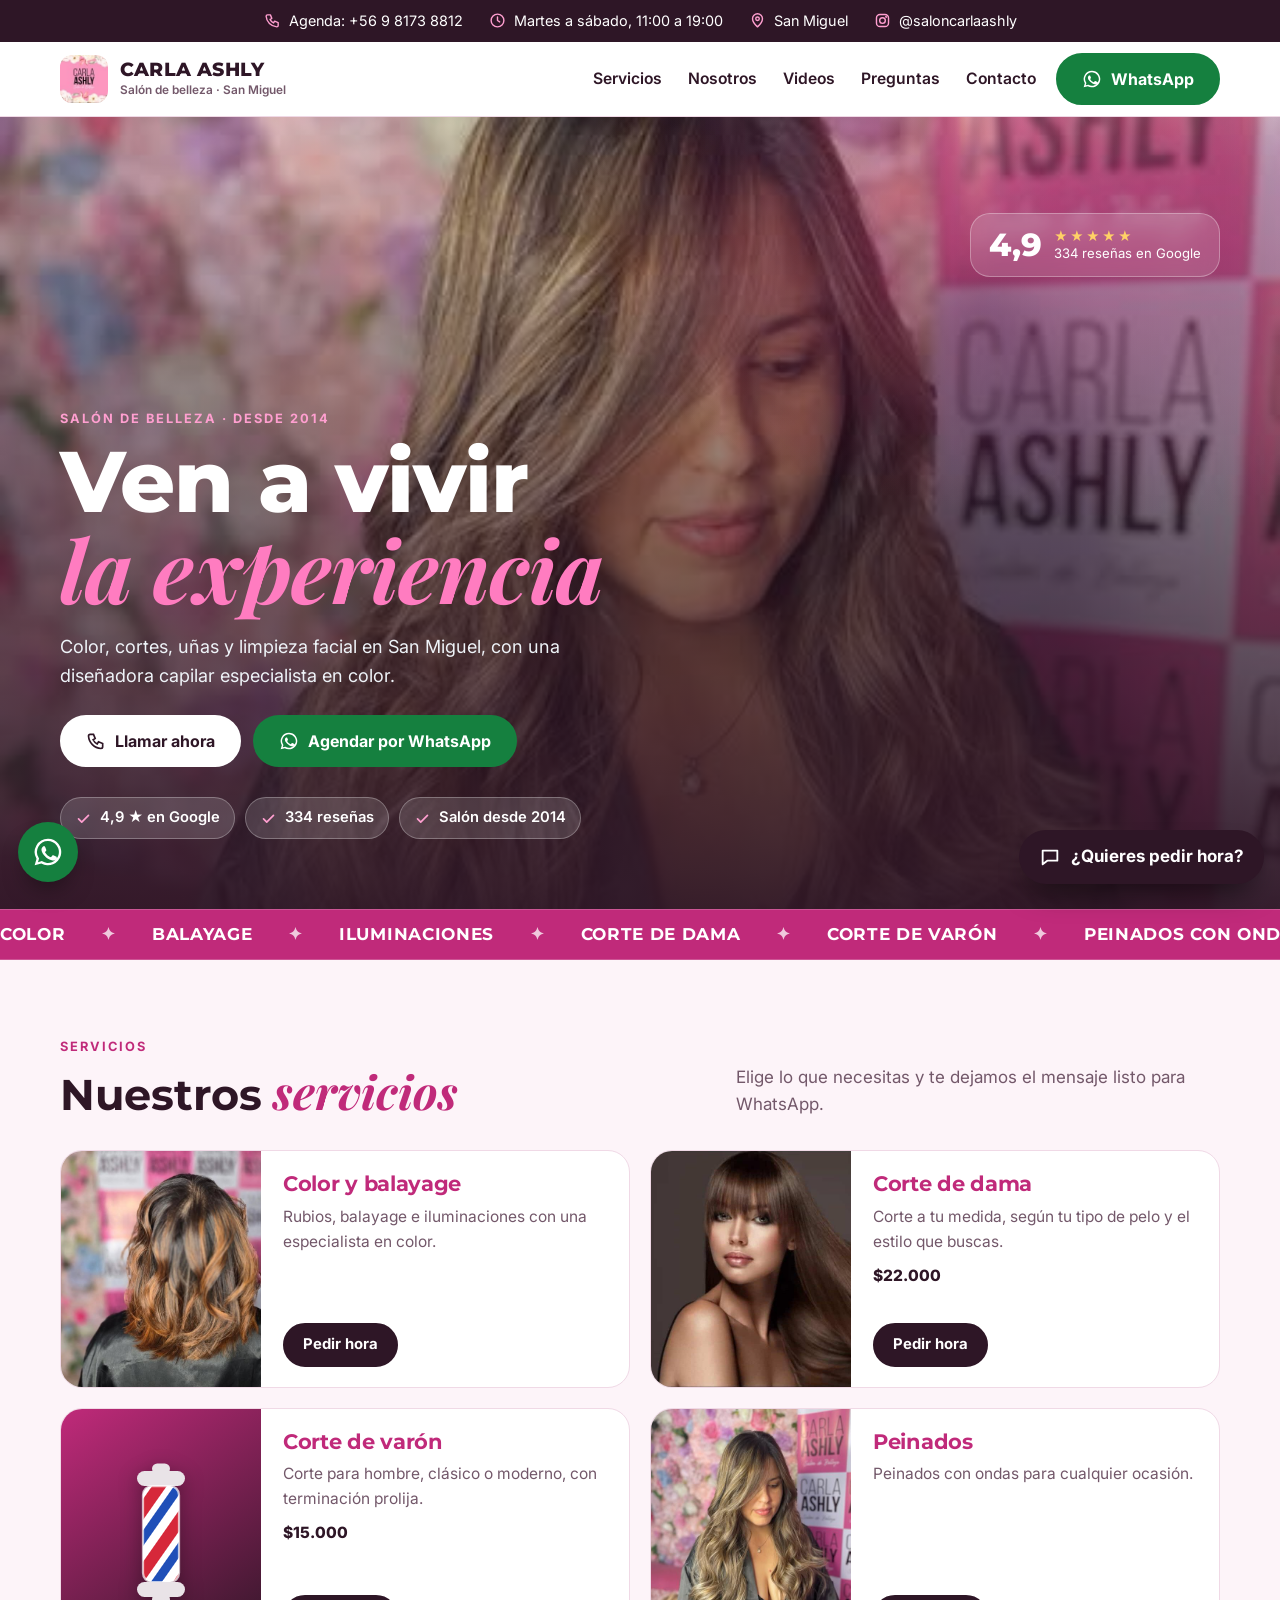
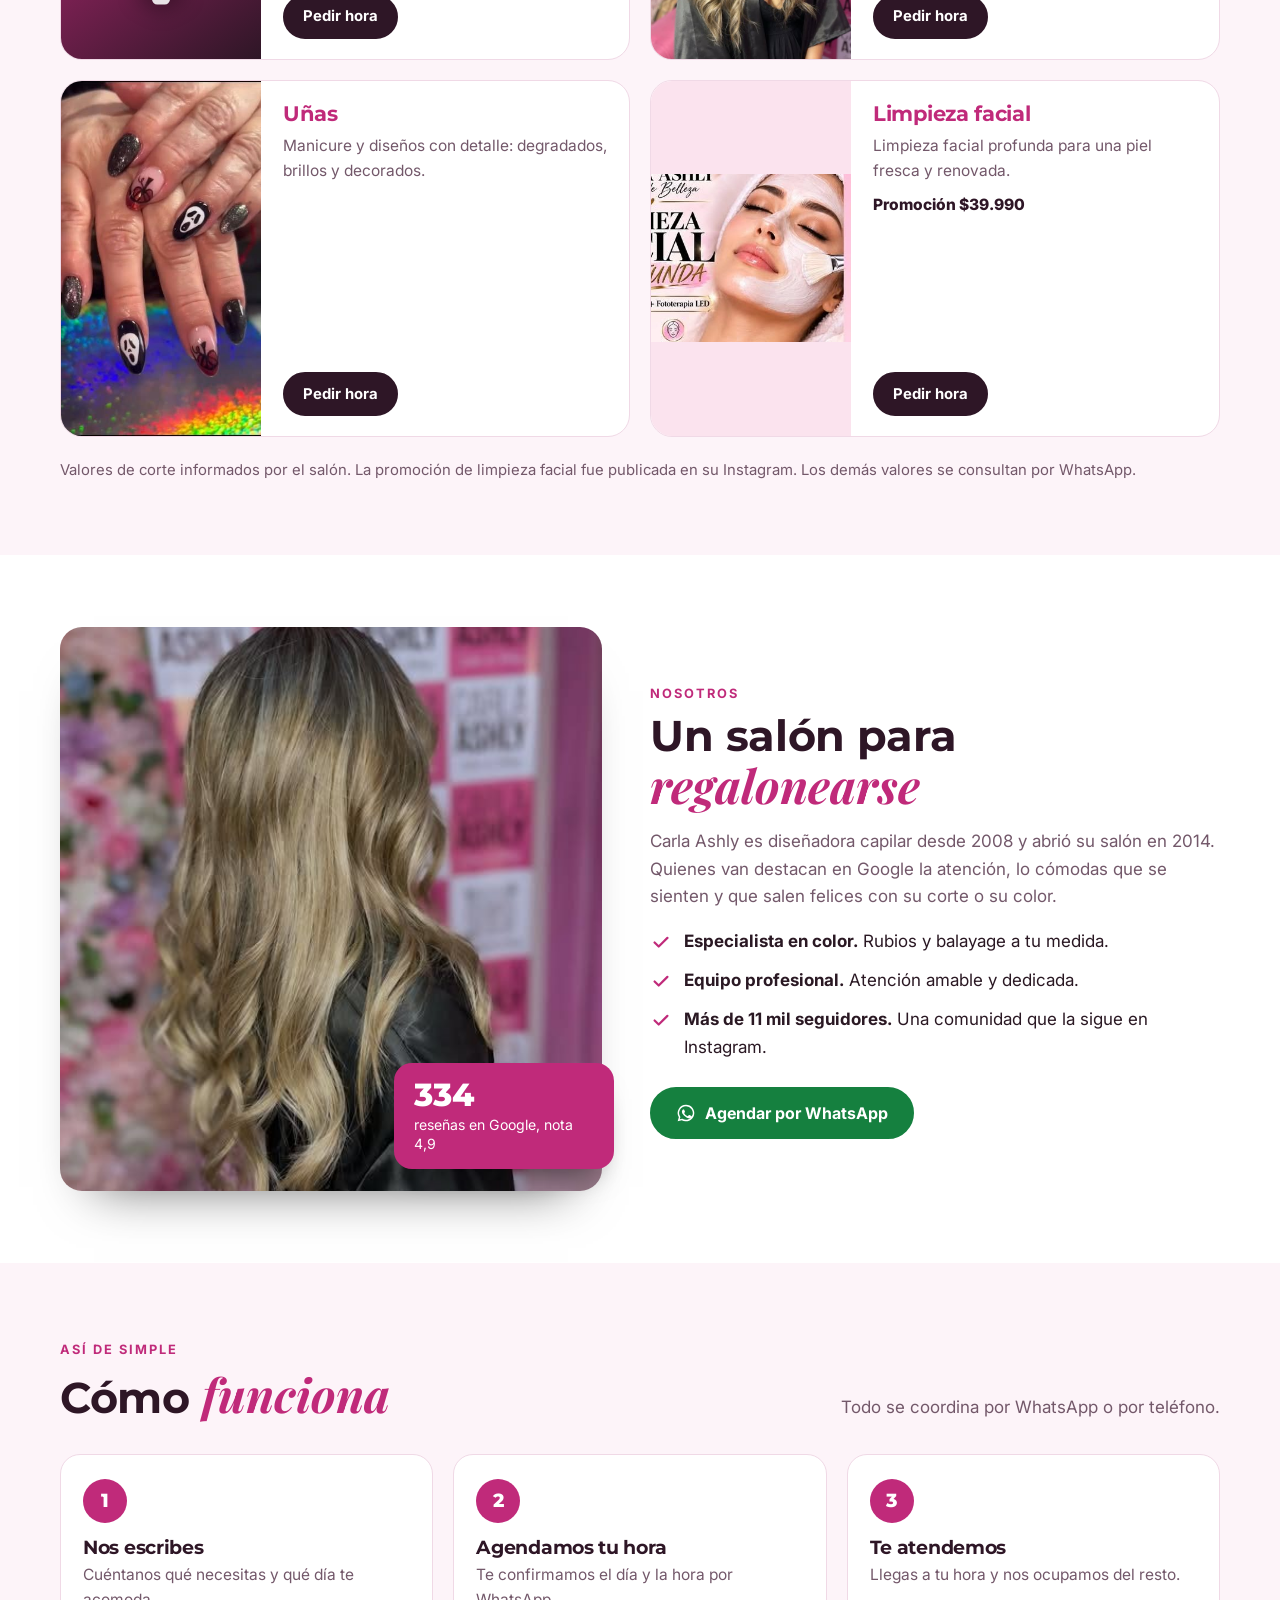
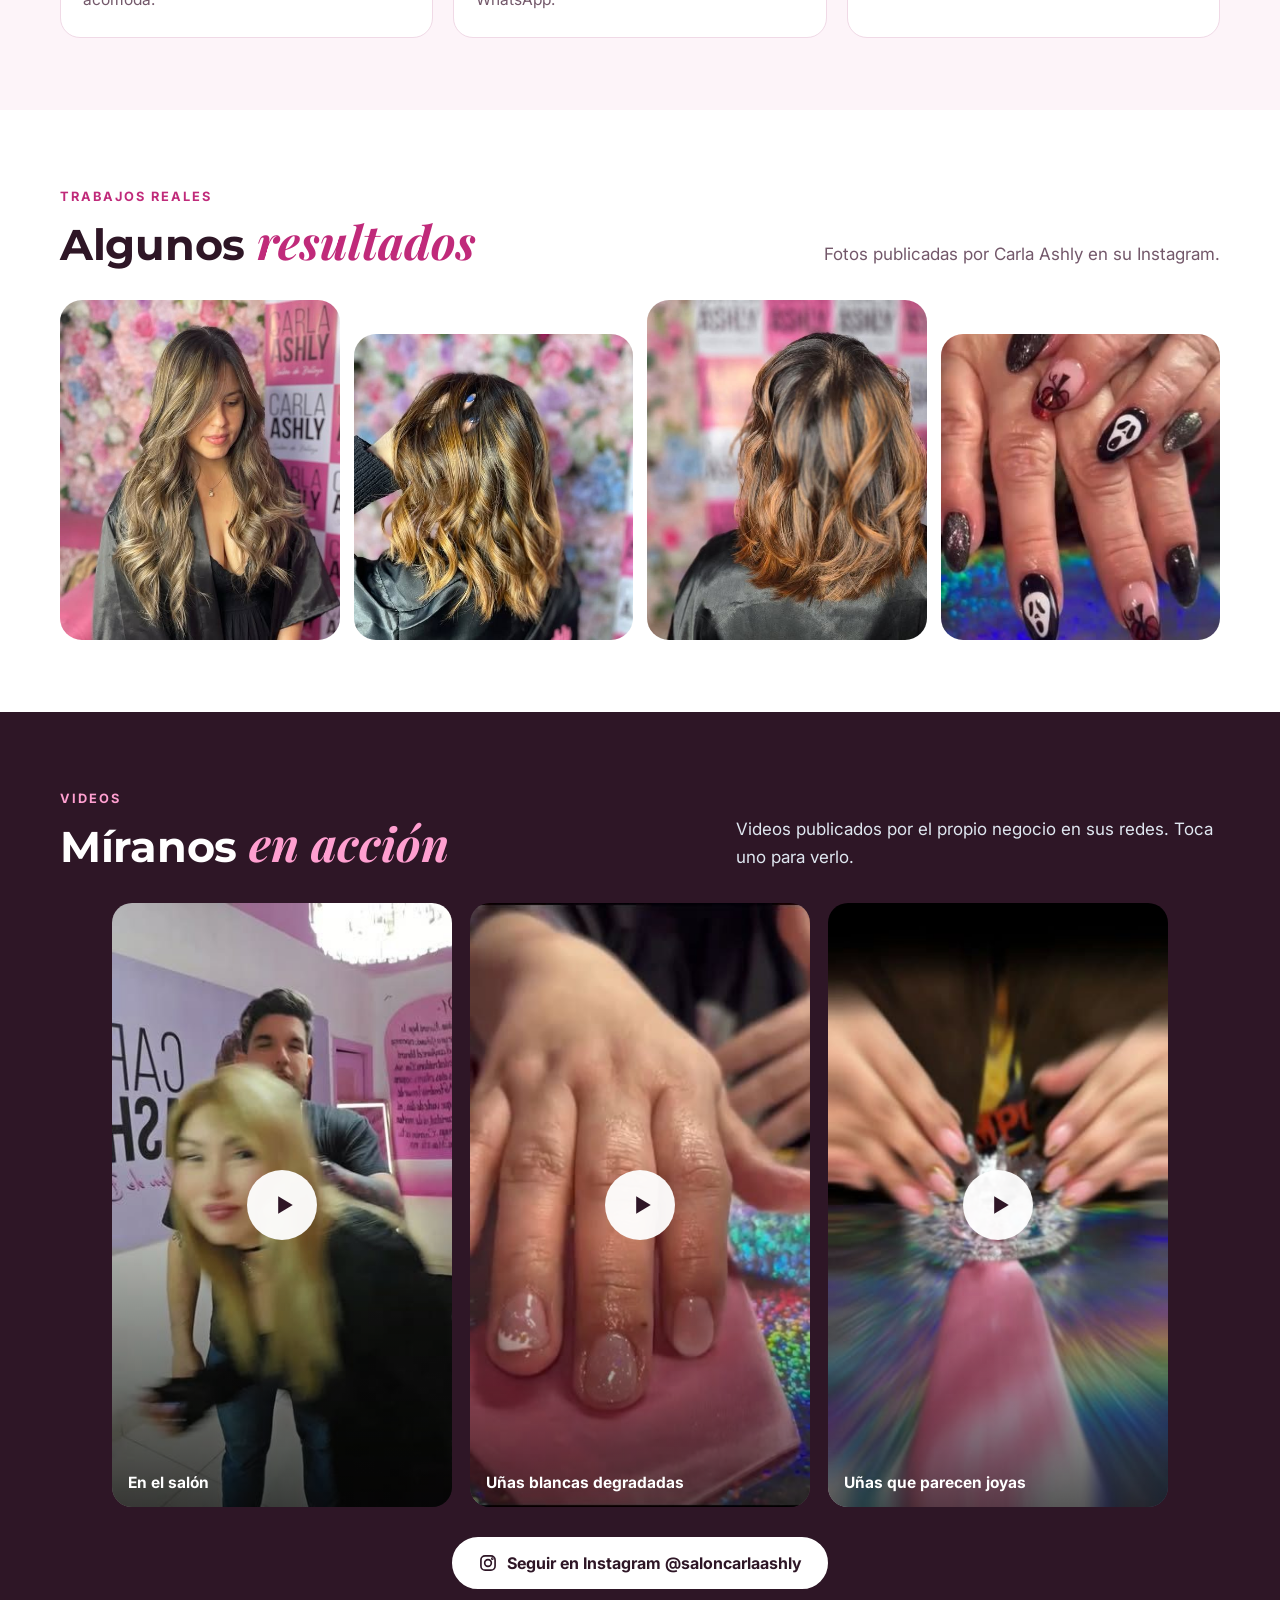
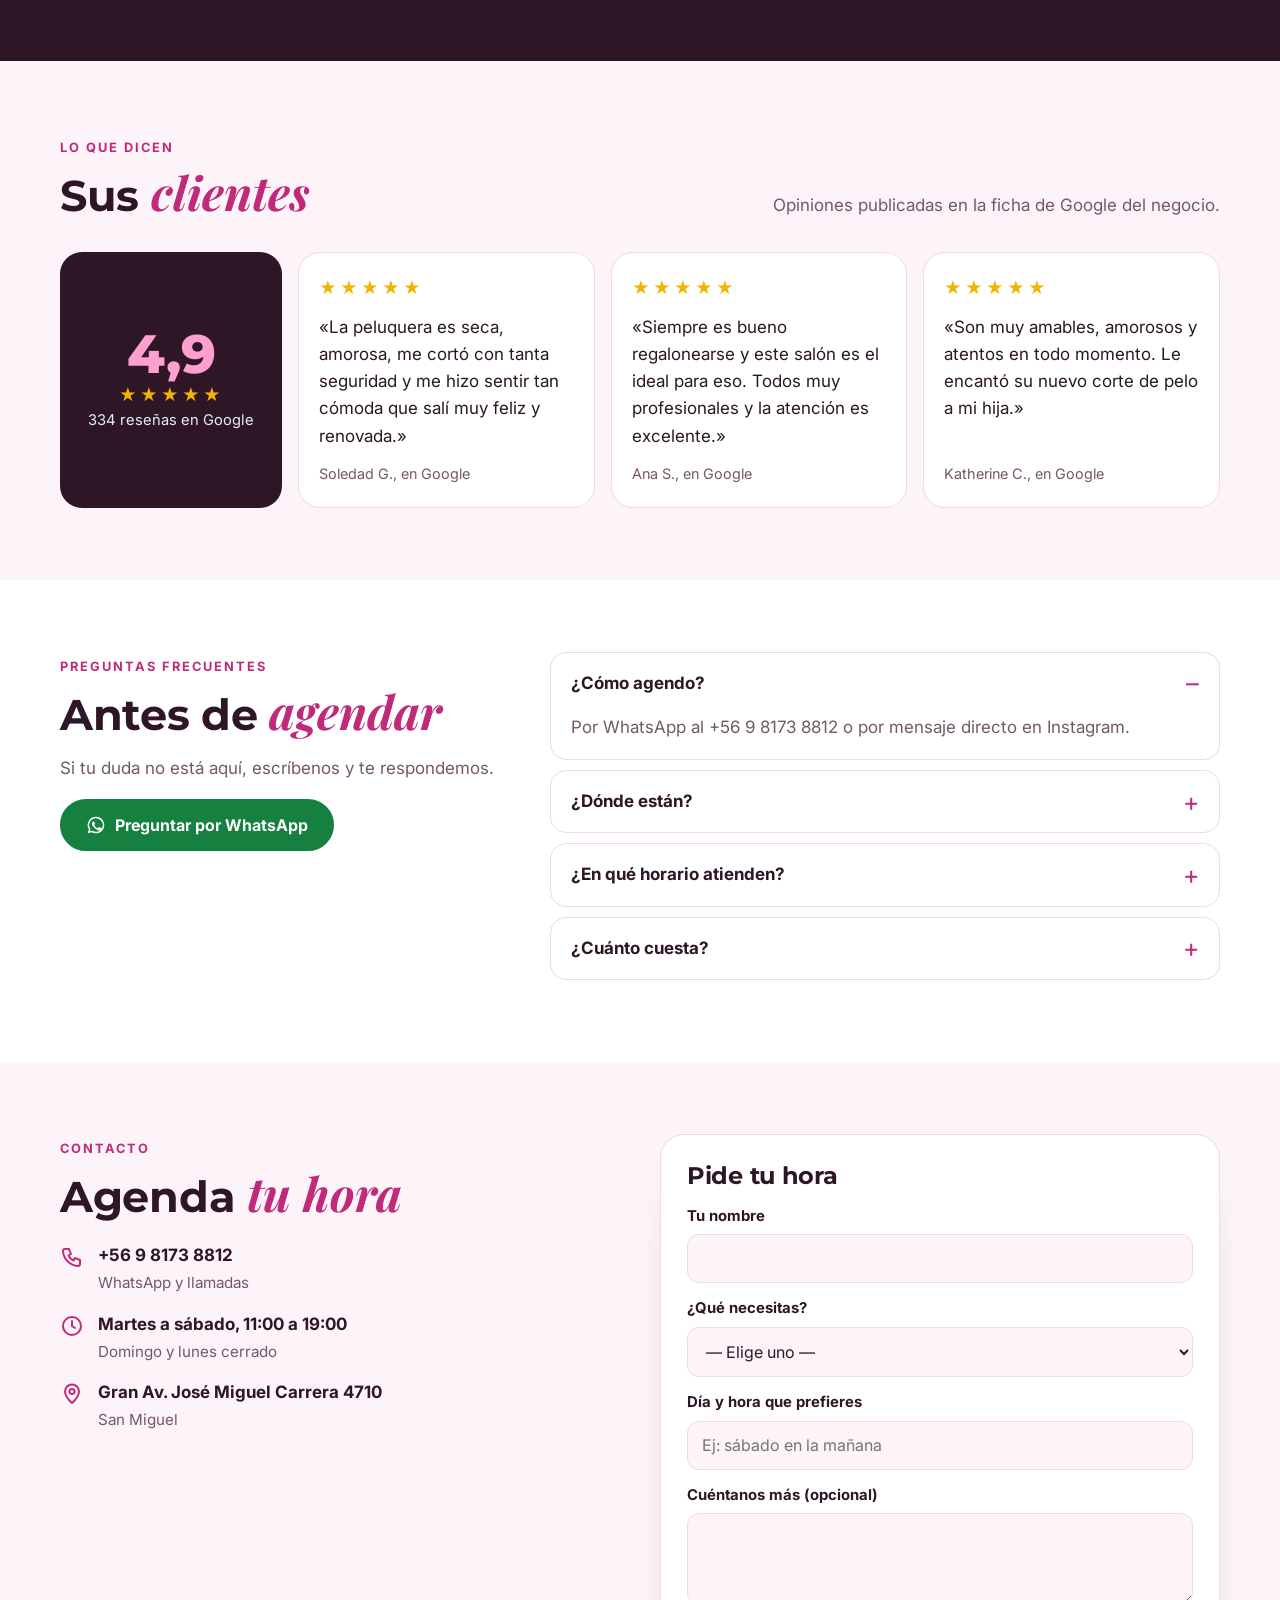
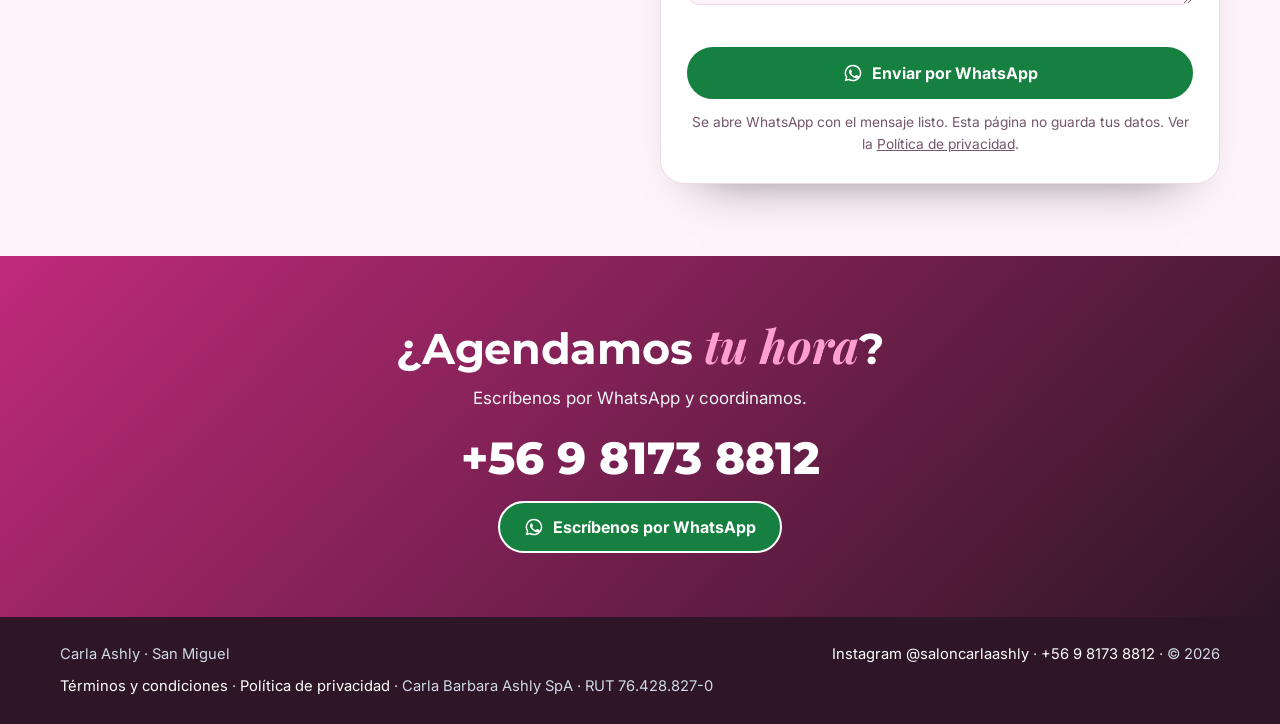
<file: index.html>
<!doctype html>
<html lang="es-CL">
<head>
<meta charset="utf-8">
<meta name="viewport" content="width=device-width, initial-scale=1">
<title>Carla Ashly · Salón de belleza · San Miguel</title>
<meta name="description" content="Carla Ashly, salón de belleza en San Miguel: color y balayage, cortes de dama y varón, uñas y limpieza facial. 4,9 en Google. Agenda por WhatsApp.">
<link rel="canonical" href="https://carlaashly.cl/">
<meta property="og:title" content="Carla Ashly · Salón de belleza · San Miguel">
<meta property="og:description" content="Color, cortes, uñas y limpieza facial en San Miguel, con una diseñadora capilar especialista en color.">
<meta property="og:image" content="https://carlaashly.cl/assets/hero.jpg">
<meta property="og:url" content="https://carlaashly.cl/">
<meta property="og:type" content="website">
<meta name="twitter:card" content="summary_large_image">
<link rel="icon" href="assets/icono.png">
<link rel="preconnect" href="https://fonts.googleapis.com"><link rel="preconnect" href="https://fonts.gstatic.com" crossorigin>
<link href="https://fonts.googleapis.com/css2?family=Montserrat:wght@600;700;800&family=Inter:wght@400;500;600;700&family=Playfair+Display:ital,wght@1,600;1,700&display=swap" rel="stylesheet">
<style>
:root{--pri:#c02a7a;--osc:#2e1626;--osc-rgb:46,22,38;--acento:#ff9fd0;--fondo:#fdf4f9;--linea:#f0d9e6;--tinta:#2a1823;--suave:#73586a;--wa:#15803f;--display:"Montserrat","Arial Black",sans-serif;--font:"Inter",system-ui,sans-serif;--asis-tone:#d6338a;--hero-pos:50% 30%;--bg:#fff;--surface:#fdf4f9;--text:#2a1823;--muted:#73586a;--accent:#d6338a;--line:#f0d9e6}
*{box-sizing:border-box}html{scroll-behavior:smooth}
body{margin:0;font:400 17px/1.6 var(--font);color:var(--tinta);background:#fff;-webkit-font-smoothing:antialiased}
img{max-width:100%;display:block}a{color:inherit}
h1,h2,h3{font-family:var(--display);line-height:1.08;margin:0;letter-spacing:-.3px}
h2{font-size:clamp(1.8rem,4.6vw,2.7rem);color:var(--osc)}h2 em{font-style:normal;color:var(--pri)}
.wrap{width:min(1160px,100% - 40px);margin:0 auto}
section{padding:72px 0}
.ojo{display:inline-block;font:700 .8rem/1 var(--font);letter-spacing:2px;text-transform:uppercase;color:var(--pri);margin-bottom:12px}
.btn{display:inline-flex;align-items:center;justify-content:center;gap:9px;min-height:52px;padding:0 24px;border-radius:999px;font:700 1rem/1 var(--font);text-decoration:none;border:2px solid var(--osc);color:var(--osc);background:#fff;cursor:pointer;transition:transform .15s ease,box-shadow .15s ease,background .15s ease}
.btn:hover{transform:translateY(-2px);box-shadow:0 12px 22px -14px rgba(0,0,0,.55)}
.btn svg{width:20px;height:20px;flex:none}
.btn-wa{background:var(--wa);border-color:var(--wa);color:#fff}
.btn-pri{background:var(--pri);border-color:var(--pri);color:#fff}
.btn-osc{background:var(--osc);border-color:var(--osc);color:#fff}
.franja{background:var(--osc);color:#fff;font-size:.9rem}
.franja .wrap{display:flex;flex-wrap:wrap;gap:6px 26px;justify-content:center;align-items:center;min-height:42px;padding:6px 0}
.franja span,.franja a{display:inline-flex;align-items:center;gap:8px;text-decoration:none}
.franja svg{width:17px;height:17px;stroke:var(--acento);fill:none;stroke-width:2;stroke-linecap:round;stroke-linejoin:round}
header{position:sticky;top:0;z-index:30;background:rgba(255,255,255,.96);backdrop-filter:blur(8px);border-bottom:1px solid var(--linea)}
.nav{display:flex;align-items:center;gap:20px;min-height:74px}
.marca{display:flex;align-items:center;gap:12px;text-decoration:none;margin-right:auto;min-width:0}
.marca img{width:48px;height:48px;border-radius:12px;object-fit:cover;flex:none}
.marca span{font:800 1.18rem/1.05 var(--display);color:var(--osc);text-transform:uppercase;letter-spacing:.2px}
.marca small{display:block;font:600 .74rem/1.3 var(--font);color:var(--suave);text-transform:none;letter-spacing:0;margin-top:3px}
.menu{display:flex;gap:26px}.menu a{text-decoration:none;font-weight:600;color:var(--osc);font-size:.98rem}.menu a:hover{color:var(--pri)}
.portada{position:relative;color:#fff;background:var(--osc);overflow:hidden}
.portada > img{position:absolute;inset:0;width:100%;height:100%;object-fit:cover;object-position:var(--hero-pos,50% 50%)}
.portada::after{content:"";position:absolute;inset:0;background:linear-gradient(100deg,rgba(var(--osc-rgb),.94) 0%,rgba(var(--osc-rgb),.82) 45%,rgba(var(--osc-rgb),.38) 100%)}
.portada .wrap{position:relative;z-index:1;padding:86px 0 78px;max-width:1160px}
.portada .ojo{color:var(--acento)}
.portada h1{font-size:clamp(2.2rem,6.4vw,4rem);max-width:15ch;text-transform:uppercase;font-weight:800}
.portada h1 em{font-style:normal;color:var(--acento)}
.portada p{max-width:52ch;font-size:1.13rem;margin:18px 0 26px;color:#eef3f8}
.botones{display:flex;flex-wrap:wrap;gap:12px}
.portada .btn{border-color:#fff}.portada .btn-wa{border-color:var(--wa)}
.sellos{list-style:none;padding:0;margin:30px 0 0;display:flex;flex-wrap:wrap;gap:10px}
.sellos li{display:flex;align-items:center;gap:8px;background:rgba(255,255,255,.14);border:1px solid rgba(255,255,255,.28);border-radius:999px;padding:8px 14px;font-size:.92rem;font-weight:600}
.sellos svg{width:17px;height:17px;stroke:var(--acento);fill:none;stroke-width:2.4;stroke-linecap:round;stroke-linejoin:round}
.nosotros{display:grid;grid-template-columns:1fr 1.05fr;gap:48px;align-items:center}
.nosotros .foto{position:relative}
.nosotros .foto img{border-radius:22px;width:100%;aspect-ratio:5/5.2;object-fit:cover;box-shadow:0 30px 50px -34px rgba(0,0,0,.6)}
.cifra{position:absolute;right:-12px;bottom:22px;background:var(--pri);color:#fff;border-radius:18px;padding:16px 20px;box-shadow:0 18px 30px -18px rgba(0,0,0,.6);max-width:220px}
.cifra b{display:block;font:800 2rem/1 var(--display)}.cifra span{font-size:.88rem;line-height:1.3;display:block;margin-top:5px}
.nosotros p{color:var(--suave);margin:16px 0 18px}
.lista{list-style:none;padding:0;margin:0 0 26px;display:grid;gap:12px}
.lista li{display:flex;gap:12px;align-items:flex-start}
.lista svg{width:22px;height:22px;flex:none;margin-top:3px;stroke:var(--pri);fill:none;stroke-width:2.4;stroke-linecap:round;stroke-linejoin:round}
.gris{background:var(--fondo)}
.cab{display:flex;flex-wrap:wrap;justify-content:space-between;align-items:flex-end;gap:14px 40px;margin-bottom:32px}
.cab p{margin:0;color:var(--suave);max-width:44ch}
.servicios{display:grid;grid-template-columns:repeat(2,1fr);gap:20px}
.serv{background:#fff;border:1px solid var(--linea);border-radius:22px;overflow:hidden;display:grid;grid-template-columns:200px 1fr;transition:transform .18s ease,box-shadow .18s ease}
.serv:hover{transform:translateY(-4px);box-shadow:0 26px 40px -28px rgba(0,0,0,.5)}
.serv > img{width:100%;height:100%;min-height:210px;object-fit:cover}
.serv .ico{background:linear-gradient(145deg,var(--pri),var(--osc));display:grid;place-items:center;min-height:210px}
.serv .ico.ico-poste svg{width:72px;height:144px;stroke:none;opacity:1;filter:drop-shadow(0 6px 10px rgba(0,0,0,.35))}
.serv .ico svg{width:74px;height:74px;stroke:#fff;fill:none;stroke-width:1.5;stroke-linecap:round;stroke-linejoin:round;opacity:.95}
.serv .cuerpo{padding:22px 22px 20px;display:flex;flex-direction:column;gap:9px}
.serv h3{font-size:1.32rem;color:var(--pri)}
.serv p{margin:0;color:var(--suave);font-size:.97rem}
.serv .precio{font-weight:800;color:var(--osc)}
.serv .btn{margin-top:auto;align-self:flex-start;min-height:44px;padding:0 18px;font-size:.93rem}
.nota{margin:22px 0 0;color:var(--suave);font-size:.93rem}
.pasos{list-style:none;padding:0;margin:0;display:grid;grid-template-columns:repeat(3,1fr);gap:20px;counter-reset:p}
.pasos li{counter-increment:p;background:#fff;border:1px solid var(--linea);border-radius:20px;padding:24px 22px}
.pasos li::before{content:counter(p);display:grid;place-items:center;width:44px;height:44px;border-radius:50%;background:var(--pri);color:#fff;font:800 1.2rem/1 var(--display);margin-bottom:14px}
.pasos h3{font-size:1.2rem;color:var(--osc);margin-bottom:6px}.pasos p{margin:0;color:var(--suave);font-size:.97rem}
.trabajos{display:grid;grid-template-columns:repeat(4,1fr);gap:12px}
.trabajos img{width:100%;aspect-ratio:1;object-fit:cover;border-radius:16px}
.oscuro{background:var(--osc)}.oscuro h2{color:#fff}.oscuro h2 em{color:var(--acento)}.oscuro .ojo{color:var(--acento)}.oscuro .cab p{color:#dfe7f0}
.videos{display:grid;grid-template-columns:repeat(auto-fit,minmax(220px,340px));justify-content:center;gap:18px}
.vid{position:relative;border-radius:20px;overflow:hidden;aspect-ratio:9/16;background:#000;cursor:pointer}
.vid img,.vid video{width:100%;height:100%;object-fit:cover;display:block}.vid.on .play{display:none}
.vid::after{content:"";position:absolute;inset:0;background:linear-gradient(180deg,rgba(0,0,0,0) 55%,rgba(0,0,0,.65));pointer-events:none}
.vid .play{position:absolute;left:50%;top:50%;transform:translate(-50%,-50%);width:70px;height:70px;border-radius:50%;background:rgba(255,255,255,.95);display:grid;place-items:center;z-index:2;transition:transform .15s ease}
.vid:hover .play{transform:translate(-50%,-50%) scale(1.08)}
.vid .play svg{width:28px;height:28px;fill:var(--osc);margin-left:4px}
.vid .t{position:absolute;left:16px;right:16px;bottom:14px;z-index:2;color:#fff;font-weight:700;font-size:.97rem;line-height:1.3}
.vid iframe{position:absolute;inset:0;width:100%;height:100%;border:0;background:#fff;z-index:3}
.vid.emb.on{aspect-ratio:9/19;cursor:default}.vid.on::after{display:none}
.siguenos{display:flex;flex-wrap:wrap;gap:12px;justify-content:center;align-items:center;margin-top:30px;color:#fff}
.siguenos .btn{border-color:#fff}.siguenos .btn svg{stroke:currentColor;fill:none;stroke-width:2}
.resenas{display:grid;grid-template-columns:.75fr repeat(3,1fr);gap:16px;align-items:stretch}
.nota-g{background:var(--osc);color:#fff;border-radius:22px;padding:26px 20px;display:flex;flex-direction:column;justify-content:center;text-align:center}
.nota-g b{font:800 3.4rem/1 var(--display);color:var(--acento)}
.est{color:#f5b301;letter-spacing:3px}
.nota-g span:last-child{font-size:.92rem;color:#e6edf5}
.res{margin:0;background:#fff;border:1px solid var(--linea);border-radius:22px;padding:22px 20px;display:flex;flex-direction:column;gap:12px}
.res p{margin:0}.res cite{margin-top:auto;font-style:normal;font-size:.9rem;color:var(--suave)}
.preguntas{display:grid;grid-template-columns:.8fr 1.2fr;gap:44px;align-items:start}
.preguntas .lado p{color:var(--suave)}
details{border:1px solid var(--linea);border-radius:16px;background:#fff;margin-bottom:10px}
summary{cursor:pointer;list-style:none;padding:17px 46px 17px 20px;font-weight:700;color:var(--osc);position:relative}
summary::-webkit-details-marker{display:none}
summary::after{content:"+";position:absolute;right:20px;top:50%;transform:translateY(-50%);font:400 1.6rem/1 var(--font);color:var(--pri)}
details[open] summary::after{content:"–"}
details p{margin:0;padding:0 20px 18px;color:var(--suave)}
.contacto{display:grid;grid-template-columns:1fr 1fr;gap:40px;align-items:start}
.datos{display:grid;gap:14px;margin:22px 0}
.dato{display:flex;gap:14px;align-items:flex-start}
.dato svg{width:24px;height:24px;flex:none;margin-top:3px;stroke:var(--pri);fill:none;stroke-width:2;stroke-linecap:round;stroke-linejoin:round}
.dato b{display:block;color:var(--osc)}.dato span{color:var(--suave);font-size:.95rem}.dato a{text-decoration:none}
.mapa{width:100%;height:260px;border:0;border-radius:18px}
form{background:#fff;border:1px solid var(--linea);border-radius:24px;padding:28px 26px;box-shadow:0 30px 50px -40px rgba(0,0,0,.6)}
form h3{font-size:1.5rem;color:var(--osc);margin-bottom:16px}
label{display:block;font-weight:700;font-size:.93rem;color:var(--osc);margin-bottom:14px}
input,select,textarea{display:block;width:100%;margin-top:6px;font:400 1rem/1.3 var(--font);padding:13px 14px;border:1px solid var(--linea);border-radius:12px;background:var(--fondo);color:var(--tinta)}
textarea{min-height:92px;resize:vertical}
input:focus,select:focus,textarea:focus{outline:2px solid var(--pri);outline-offset:1px}
form .btn{width:100%}form small{display:block;margin-top:12px;color:var(--suave);font-size:.86rem;text-align:center}
.aviso{color:#b42318;font-weight:600;font-size:.93rem;min-height:1.2em;margin:0 0 10px}
.cierre{background:linear-gradient(135deg,var(--pri),var(--osc));color:#fff;text-align:center;padding:64px 20px}
.cierre h2{color:#fff}.cierre h2 em{color:var(--acento)}
.cierre p{margin:12px auto 24px;max-width:50ch;color:#eef3f8}
.cierre .btn{border-color:#fff}
.cierre .tel{display:block;font:800 clamp(1.8rem,6vw,2.8rem)/1 var(--display);text-decoration:none;margin:0 0 20px;color:#fff}
footer{background:var(--osc);color:#cfd9e6;font-size:.92rem;padding:26px 0}
footer .wrap{display:flex;flex-wrap:wrap;gap:8px 24px;justify-content:space-between}
footer a{text-decoration:none;color:#fff}
.wa-flot{position:fixed;left:18px;bottom:18px;z-index:40;width:60px;height:60px;border-radius:50%;background:var(--wa);color:#fff;display:grid;place-items:center;box-shadow:0 14px 26px -12px rgba(0,0,0,.6)}
.wa-flot svg{width:32px;height:32px}
.fab{position:fixed;right:16px;bottom:16px;z-index:60;display:inline-flex;align-items:center;gap:10px;min-height:54px;padding:0 20px;border-radius:999px;background:var(--osc);color:#fff;text-decoration:none;font-weight:700;box-shadow:0 16px 30px -12px rgba(0,0,0,.65)}
.fab svg{width:22px;height:22px;fill:none;stroke:currentColor;stroke-width:2;stroke-linecap:round;stroke-linejoin:round}
.barra-movil{display:none}
.aparece{opacity:0;transform:translateY(18px);transition:opacity .6s ease,transform .6s ease}.aparece.visto{opacity:1;transform:none}
@media (prefers-reduced-motion:reduce){.aparece{opacity:1;transform:none;transition:none}html{scroll-behavior:auto}}
@media (max-width:980px){.menu{display:none}.nosotros,.preguntas,.contacto{grid-template-columns:1fr}.servicios{grid-template-columns:1fr}.resenas{grid-template-columns:1fr}.pasos{grid-template-columns:1fr}.trabajos{grid-template-columns:repeat(2,1fr)}.cifra{right:10px}.videos{grid-template-columns:none;grid-auto-flow:column;grid-auto-columns:minmax(240px,72%);overflow-x:auto;scroll-snap-type:x mandatory;padding-bottom:8px}.vid{scroll-snap-align:center}}
@media (max-width:640px){section{padding:54px 0}.franja span,.franja a+a{display:none}.serv{grid-template-columns:1fr}.serv > img,.serv .ico{min-height:0;height:170px}.nav .btn{display:none}.portada .wrap{padding:60px 0 56px}.botones .btn{flex:1 1 100%}
  .wa-flot{display:none}.fab{bottom:calc(68px + env(safe-area-inset-bottom,0px))!important;min-height:50px;padding:0 16px;font-size:.93rem}.asis{bottom:calc(128px + env(safe-area-inset-bottom,0px))!important;max-height:calc(100dvh - 150px)!important}.barra-movil{display:grid;grid-template-columns:1fr 1fr;position:fixed;left:0;right:0;bottom:0;z-index:40;box-shadow:0 -8px 20px -12px rgba(0,0,0,.5)}
  .barra-movil a{display:flex;align-items:center;justify-content:center;gap:8px;min-height:56px;font-weight:800;text-decoration:none;color:#fff}
  .barra-movil .ll{background:var(--osc)}.barra-movil .wa{background:var(--wa)}.barra-movil svg{width:20px;height:20px}
  body{padding-bottom:56px}}
h2 em,.cierre h2 em{font-family:"Playfair Display",Georgia,serif;font-style:italic;font-weight:700;letter-spacing:0;font-size:1.08em}
.serv img{object-fit:cover}
/* ===== Capa «llamativa» (17-10-2026): mismo contenido, más presencia ===== */
.portada{min-height:min(88vh,860px);display:flex;align-items:flex-end}
.portada::after{background:radial-gradient(70% 60% at 85% 15%,rgba(214,51,138,.35),transparent 60%),linear-gradient(180deg,rgba(var(--osc-rgb),.15) 0%,rgba(var(--osc-rgb),.55) 48%,rgba(var(--osc-rgb),.95) 100%)}
.portada .wrap{padding:120px 0 70px}
.portada h1{text-transform:none;font-size:clamp(2.7rem,8.4vw,5.4rem);line-height:1.02;max-width:12ch;letter-spacing:-.01em}
.portada h1 em{display:block;font-family:"Playfair Display",Georgia,serif;font-style:italic;font-weight:700;color:#ff7cc0}
.estrella{position:absolute;right:max(18px,calc((100% - 1160px)/2));top:96px;z-index:2;display:flex;align-items:center;gap:12px;padding:14px 18px;border-radius:20px;background:rgba(255,255,255,.14);border:1px solid rgba(255,255,255,.3);backdrop-filter:blur(10px);-webkit-backdrop-filter:blur(10px);color:#fff;animation:flota 5s ease-in-out infinite}
.estrella b{font:800 2rem/1 var(--display)}.estrella span{font-size:.82rem;line-height:1.3}.estrella i{color:#ffd166;font-style:normal;letter-spacing:2px}
@keyframes flota{50%{transform:translateY(-8px)}}
.cinta{background:var(--pri);color:#fff;overflow:hidden;white-space:nowrap;border-block:1px solid rgba(255,255,255,.2)}
.cinta div{display:inline-flex;gap:36px;padding:16px 0;animation:corre 28s linear infinite;font:700 1.05rem/1 var(--display);letter-spacing:.04em;text-transform:uppercase}
.cinta span::after{content:"✦";margin-left:36px;opacity:.75}
@keyframes corre{to{transform:translateX(-50%)}}
.serv{transition:transform .25s,box-shadow .25s}.serv:hover{transform:translateY(-6px);box-shadow:0 26px 48px -28px rgba(120,20,80,.55)}
.serv img{transition:transform .5s}.serv:hover img{transform:scale(1.05)}
.trabajos{display:grid;grid-template-columns:repeat(4,1fr);grid-auto-rows:340px;gap:14px}
.trabajos img{width:100%;height:100%;object-fit:cover;border-radius:22px;transition:transform .4s,filter .4s}
.trabajos img:nth-child(even){margin-top:34px;height:calc(100% - 34px)}.trabajos img:hover{transform:scale(1.02);filter:saturate(1.15)}
@media (max-width:760px){.portada{min-height:82vh}.estrella{display:none}.portada .wrap{padding:110px 0 110px}
 .trabajos{grid-template-columns:1fr 1fr;grid-auto-rows:230px}}
@media (prefers-reduced-motion:reduce){.cinta div,.estrella{animation:none}}
</style>
</head>
<body>
<svg width="0" height="0" style="position:absolute" aria-hidden="true">
<symbol id="wa" viewBox="0 0 24 24"><path fill="currentColor" d="M12 2a10 10 0 0 0-8.600 15.100L2 22l5-1.300A10 10 0 1 0 12 2Zm0 1.800a8.200 8.200 0 1 1-4.300 15.200l-.300-.200-2.900.800.800-2.800-.200-.300A8.200 8.200 0 0 1 12 3.800Zm-3.200 3.900c-.200 0-.500.100-.700.400-.300.300-1 1-1 2.300 0 1.400 1 2.700 1.100 2.900.100.200 2 3.100 4.900 4.300 2.400 1 2.900.800 3.400.700.500-.100 1.700-.700 1.900-1.300.200-.700.200-1.200.200-1.300-.100-.100-.300-.200-.600-.300l-2-.900c-.300-.100-.500-.200-.700.100l-.900 1.100c-.200.200-.300.200-.600.100-.300-.200-1.200-.500-2.300-1.400-.900-.800-1.400-1.700-1.600-2-.200-.300 0-.500.100-.600l.400-.500c.200-.200.200-.300.300-.500.100-.200 0-.400 0-.500l-.900-2.200c-.200-.500-.400-.400-.600-.400h-.400Z"/></symbol>
<symbol id="tel" viewBox="0 0 24 24"><path d="M5 4h4l2 5-2.500 1.500a11 11 0 0 0 5 5L15 13l5 2v4a2 2 0 0 1-2 2A16 16 0 0 1 3 6a2 2 0 0 1 2-2Z"/></symbol>
<symbol id="reloj" viewBox="0 0 24 24"><circle cx="12" cy="12" r="9"/><path d="M12 7v5l3 2"/></symbol>
<symbol id="pin" viewBox="0 0 24 24"><path d="M12 21s7-6.200 7-11.500a7 7 0 0 0-14 0C5 14.800 12 21 12 21Z"/><circle cx="12" cy="9.500" r="2.500"/></symbol>
<symbol id="ok" viewBox="0 0 24 24"><path d="m5 12.500 4.500 4.500L19 7.500"/></symbol>
<symbol id="ig" viewBox="0 0 24 24"><rect x="3.500" y="3.500" width="17" height="17" rx="5"/><circle cx="12" cy="12" r="4"/><circle cx="17.200" cy="6.800" r=".600"/></symbol>
<symbol id="i-llave" viewBox="0 0 24 24"><path d="M14.500 6.500a4 4 0 0 0-5.300 5.300L3.500 17.500v3h3l5.700-5.700a4 4 0 0 0 5.300-5.300l-2.500 2.500-2-2 2.500-2.500Z"/></symbol>
<symbol id="i-gota" viewBox="0 0 24 24"><path d="M12 3.500s6 6.300 6 10.500a6 6 0 0 1-12 0c0-4.200 6-10.500 6-10.500Z"/></symbol>
<symbol id="i-tubo" viewBox="0 0 24 24"><path d="M3 8h8a3 3 0 0 1 3 3v10M3 12h6a1 1 0 0 1 1 1v8M3 6v8M12 21h4"/></symbol>
<symbol id="i-fuego" viewBox="0 0 24 24"><path d="M12 3c1 3.500 5 5.500 5 10a5 5 0 0 1-10 0c0-2 1-3.500 2-4.500 0 2 1 3 2 3 0-3-1-5 1-8.500Z"/></symbol>
<symbol id="i-camion" viewBox="0 0 24 24"><path d="M2.500 6.500h11v10h-11zM13.500 10h4l3 3v3.500h-7"/><circle cx="7" cy="17.500" r="1.800"/><circle cx="17" cy="17.500" r="1.800"/></symbol>
<symbol id="i-caja" viewBox="0 0 24 24"><path d="M3.500 8 12 4l8.500 4v8.500L12 20.500l-8.500-4V8Z"/><path d="M3.500 8 12 12l8.500-4M12 12v8.500"/></symbol>
<symbol id="i-cel" viewBox="0 0 24 24"><rect x="7" y="2.5" width="10" height="19" rx="2"/><path d="M11 18.5h2"/></symbol>
<symbol id="i-laptop" viewBox="0 0 24 24"><rect x="4" y="5" width="16" height="11" rx="1.5"/><path d="M2.5 19h19"/></symbol>
<symbol id="i-tijera" viewBox="0 0 24 24"><circle cx="6" cy="6.5" r="2.5"/><circle cx="6" cy="17.5" r="2.5"/><path d="M8 8l12 9M8 16l12-9"/></symbol>
<symbol id="i-pata" viewBox="0 0 24 24"><circle cx="7" cy="9" r="1.8"/><circle cx="12" cy="6.5" r="1.8"/><circle cx="17" cy="9" r="1.8"/><path d="M12 12c-3 0-5 2.5-5 5 0 1.5 1.2 2.5 2.6 2.2 1.6-.4 3.2-.4 4.8 0 1.4.3 2.6-.7 2.6-2.2 0-2.5-2-5-5-5Z"/></symbol>
<symbol id="i-estrella" viewBox="0 0 24 24"><path d="m12 3.5 2.6 5.4 5.9.8-4.3 4.1 1 5.8L12 16.9l-5.2 2.700 1-5.800L3.500 9.700l5.900-.8L12 3.500Z"/></symbol>
<symbol id="i-casa" viewBox="0 0 24 24"><path d="M4 11 12 4l8 7v9h-5v-6h-6v6H4v-9Z"/></symbol>
<symbol id="i-rayo" viewBox="0 0 24 24"><path d="M13 3 5 13.500h6l-1 7.500 8-10.500h-6l1-7.500Z"/></symbol>
<symbol id="i-escudo" viewBox="0 0 24 24"><path d="M12 3 5 6v5.500c0 4.300 3 7.700 7 9.500 4-1.800 7-5.200 7-9.500V6l-7-3Z"/><path d="m9 12 2.200 2.200 4-4.200"/></symbol>
</svg>

<div class="franja"><div class="wrap">
  <a href="tel:+56981738812"><svg aria-hidden="true"><use href="#tel"/></svg>Agenda: +56 9 8173 8812</a>
  <span><svg aria-hidden="true"><use href="#reloj"/></svg>Martes a sábado, 11:00 a 19:00</span>
  <span><svg aria-hidden="true"><use href="#pin"/></svg>San Miguel</span>
  <a href="https://www.instagram.com/saloncarlaashly/" target="_blank" rel="noopener"><svg aria-hidden="true"><use href="#ig"/></svg>@saloncarlaashly</a>
</div></div>
<header><div class="wrap nav">
  <a class="marca" href="#inicio" aria-label="Carla Ashly, inicio"><img src="assets/logo.jpg" alt="" width="48" height="48"><span>Carla Ashly<small>Salón de belleza · San Miguel</small></span></a>
  <nav class="menu" aria-label="Secciones"><a href="#servicios">Servicios</a><a href="#nosotros">Nosotros</a><a href="#videos">Videos</a><a href="#preguntas">Preguntas</a><a href="#contacto">Contacto</a></nav>
  <a class="btn btn-wa" href="https://wa.me/56981738812?text=Hola%2C%20vi%20su%20p%C3%A1gina%20web%20y%20quiero%20pedir%20una%20hora" target="_blank" rel="noopener"><svg aria-hidden="true"><use href="#wa"/></svg>WhatsApp</a>
</div></header>

<main id="inicio">
<div class="portada">
  <img src="assets/hero.jpg" alt="Balayage con ondas hecho en Carla Ashly" fetchpriority="high">
  <div class="estrella" aria-label="Nota 4,9 en Google con 334 reseñas"><b>4,9</b><span><i>★★★★★</i><br>334 reseñas en Google</span></div>
  <div class="wrap">
    <span class="ojo">Salón de belleza · desde 2014</span>
    <h1>Ven a vivir <em>la experiencia</em></h1>
    <p>Color, cortes, uñas y limpieza facial en San Miguel, con una diseñadora capilar especialista en color.</p>
    <div class="botones">
      <a class="btn" href="tel:+56981738812"><svg fill="none" stroke="currentColor" stroke-width="2" aria-hidden="true"><use href="#tel"/></svg>Llamar ahora</a>
      <a class="btn btn-wa" href="https://wa.me/56981738812?text=Hola%2C%20vi%20su%20p%C3%A1gina%20web%20y%20quiero%20pedir%20una%20hora" target="_blank" rel="noopener"><svg aria-hidden="true"><use href="#wa"/></svg>Agendar por WhatsApp</a>
    </div>
    <ul class="sellos"><li><svg aria-hidden="true"><use href="#ok"/></svg>4,9 ★ en Google</li><li><svg aria-hidden="true"><use href="#ok"/></svg>334 reseñas</li><li><svg aria-hidden="true"><use href="#ok"/></svg>Salón desde 2014</li></ul>
  </div>
</div>

<div class="cinta" aria-hidden="true"><div><span>Color</span><span>Balayage</span><span>Iluminaciones</span><span>Corte de dama</span><span>Corte de varón</span><span>Peinados con ondas</span><span>Uñas</span><span>Limpieza facial</span><span>Color</span><span>Balayage</span><span>Iluminaciones</span><span>Corte de dama</span><span>Corte de varón</span><span>Peinados con ondas</span><span>Uñas</span><span>Limpieza facial</span></div></div>
<section id="servicios" class="gris"><div class="wrap">
  <div class="cab aparece"><div><span class="ojo">Servicios</span><h2>Nuestros <em>servicios</em></h2></div><p>Elige lo que necesitas y te dejamos el mensaje listo para WhatsApp.</p></div>
  <div class="servicios"><article class="serv aparece"><img src="assets/s1.jpg" alt="Color y balayage" loading="lazy"><div class="cuerpo"><h3>Color y balayage</h3><p>Rubios, balayage e iluminaciones con una especialista en color.</p><a class="btn btn-osc" data-s="Color y balayage" href="#">Pedir hora</a></div></article><article class="serv aparece"><img src="assets/corte-dama.jpg" alt="Corte de dama en Hair Salón Carla Ashly" loading="lazy" style="object-position:50% 30%"><div class="cuerpo"><h3>Corte de dama</h3><p>Corte a tu medida, según tu tipo de pelo y el estilo que buscas.</p><p class="precio">$22.000</p><a class="btn btn-osc" data-s="Corte de dama" href="#">Pedir hora</a></div></article><article class="serv aparece"><div class="ico ico-poste"><svg viewBox="0 0 48 96" aria-hidden="true"><defs><clipPath id="cp-poste"><rect x="12" y="16" width="24" height="64" rx="6"/></clipPath><pattern id="pt-poste" width="24" height="24" patternUnits="userSpaceOnUse" patternTransform="rotate(35)"><rect width="24" height="24" fill="#fff"/><rect width="8" height="24" fill="#d6283a"/><rect x="12" width="6" height="24" fill="#1f4fb8"/></pattern></defs><rect x="8" y="6" width="32" height="10" rx="5" fill="#e9e3e7"/><rect x="18" y="1" width="12" height="7" rx="3.5" fill="#e9e3e7"/><g clip-path="url(#cp-poste)"><rect x="12" y="16" width="24" height="64" fill="url(#pt-poste)"/></g><rect x="12" y="16" width="24" height="64" rx="6" fill="none" stroke="#fff" stroke-width="1.5" opacity=".7"/><rect x="8" y="80" width="32" height="10" rx="5" fill="#e9e3e7"/><rect x="18" y="88" width="12" height="7" rx="3.5" fill="#e9e3e7"/></svg></div><div class="cuerpo"><h3>Corte de varón</h3><p>Corte para hombre, clásico o moderno, con terminación prolija.</p><p class="precio">$15.000</p><a class="btn btn-osc" data-s="Corte de varón" href="#">Pedir hora</a></div></article><article class="serv aparece"><img src="assets/t1.jpg" alt="Peinado con ondas" loading="lazy"><div class="cuerpo"><h3>Peinados</h3><p>Peinados con ondas para cualquier ocasión.</p><a class="btn btn-osc" data-s="Peinados" href="#">Pedir hora</a></div></article><article class="serv aparece"><img src="assets/s2.jpg" alt="Uñas" loading="lazy"><div class="cuerpo"><h3>Uñas</h3><p>Manicure y diseños con detalle: degradados, brillos y decorados.</p><a class="btn btn-osc" data-s="Uñas" href="#">Pedir hora</a></div></article><article class="serv aparece"><img src="assets/s3.jpg" alt="Limpieza facial profunda con fototerapia LED" loading="lazy" style="object-fit:contain;background:#fbe3ee"><div class="cuerpo"><h3>Limpieza facial</h3><p>Limpieza facial profunda para una piel fresca y renovada.</p><p class="precio">Promoción $39.990</p><a class="btn btn-osc" data-s="Limpieza facial" href="#">Pedir hora</a></div></article></div>
  <p class="nota">Valores de corte informados por el salón. La promoción de limpieza facial fue publicada en su Instagram. Los demás valores se consultan por WhatsApp.</p>
</div></section>

<section id="nosotros"><div class="wrap nosotros">
  <div class="foto aparece">
    <img src="assets/nos.jpg" alt="Trabajo de Carla Ashly" loading="lazy">
    <div class="cifra"><b>334</b><span>reseñas en Google, nota 4,9</span></div>
  </div>
  <div class="aparece">
    <span class="ojo">Nosotros</span>
    <h2>Un salón para <em>regalonearse</em></h2>
    <p>Carla Ashly es diseñadora capilar desde 2008 y abrió su salón en 2014. Quienes van destacan en Google la atención, lo cómodas que se sienten y que salen felices con su corte o su color.</p>
    <ul class="lista"><li><svg aria-hidden="true"><use href="#ok"/></svg><span><b>Especialista en color.</b> Rubios y balayage a tu medida.</span></li><li><svg aria-hidden="true"><use href="#ok"/></svg><span><b>Equipo profesional.</b> Atención amable y dedicada.</span></li><li><svg aria-hidden="true"><use href="#ok"/></svg><span><b>Más de 11 mil seguidores.</b> Una comunidad que la sigue en Instagram.</span></li></ul>
    <a class="btn btn-wa" href="https://wa.me/56981738812?text=Hola%2C%20vi%20su%20p%C3%A1gina%20web%20y%20quiero%20pedir%20una%20hora" target="_blank" rel="noopener"><svg aria-hidden="true"><use href="#wa"/></svg>Agendar por WhatsApp</a>
  </div>
</div></section>

<section class="gris"><div class="wrap">
  <div class="cab aparece"><div><span class="ojo">Así de simple</span><h2>Cómo <em>funciona</em></h2></div><p>Todo se coordina por WhatsApp o por teléfono.</p></div>
  <ol class="pasos aparece"><li><h3>Nos escribes</h3><p>Cuéntanos qué necesitas y qué día te acomoda.</p></li><li><h3>Agendamos tu hora</h3><p>Te confirmamos el día y la hora por WhatsApp.</p></li><li><h3>Te atendemos</h3><p>Llegas a tu hora y nos ocupamos del resto.</p></li></ol>
</div></section>
<section><div class="wrap">
  <div class="cab aparece"><div><span class="ojo">Trabajos reales</span><h2>Algunos <em>resultados</em></h2></div><p>Fotos publicadas por Carla Ashly en su Instagram.</p></div>
  <div class="trabajos aparece"><img src="assets/t1.jpg" alt="Balayage con ondas" loading="lazy"><img src="assets/t2.jpg" alt="Iluminaciones" loading="lazy"><img src="assets/t3.jpg" alt="Color cobrizo con ondas" loading="lazy"><img src="assets/t4.jpg" alt="Uñas decoradas" loading="lazy"></div>
</div></section>
<section id="videos" class="oscuro"><div class="wrap">
  <div class="cab aparece"><div><span class="ojo">Videos</span><h2>Míranos <em>en acción</em></h2></div><p>Videos publicados por el propio negocio en sus redes. Toca uno para verlo.</p></div>
  <div class="videos aparece"><div class="vid" role="button" tabindex="0" aria-label="Ver video: En el salón"><video muted loop playsinline preload="none" poster="assets/v1.jpg" src="assets/v1.mp4"></video><span class="play"><svg viewBox="0 0 24 24" aria-hidden="true"><path d="M7 4.500v15l12.500-7.500L7 4.500Z"/></svg></span><span class="t">En el salón</span></div><div class="vid" role="button" tabindex="0" aria-label="Ver video: Uñas blancas degradadas"><video muted loop playsinline preload="none" poster="assets/v2.jpg" src="assets/v2.mp4"></video><span class="play"><svg viewBox="0 0 24 24" aria-hidden="true"><path d="M7 4.500v15l12.500-7.500L7 4.500Z"/></svg></span><span class="t">Uñas blancas degradadas</span></div><div class="vid" role="button" tabindex="0" aria-label="Ver video: Uñas que parecen joyas"><video muted loop playsinline preload="none" poster="assets/v3.jpg" src="assets/v3.mp4"></video><span class="play"><svg viewBox="0 0 24 24" aria-hidden="true"><path d="M7 4.500v15l12.500-7.500L7 4.500Z"/></svg></span><span class="t">Uñas que parecen joyas</span></div></div>
  <div class="siguenos aparece"><a class="btn" href="https://www.instagram.com/saloncarlaashly/" target="_blank" rel="noopener"><svg aria-hidden="true"><use href="#ig"/></svg>Seguir en Instagram @saloncarlaashly</a></div>
</div></section>
<section class="gris"><div class="wrap">
  <div class="cab aparece"><div><span class="ojo">Lo que dicen</span><h2>Sus <em>clientes</em></h2></div><p>Opiniones publicadas en la ficha de Google del negocio.</p></div>
  <div class="resenas aparece"><div class="nota-g"><b>4,9</b><span class="est">★★★★★</span><span>334 reseñas en Google</span></div><figure class="res"><span class="est" aria-label="5 de 5 estrellas">★★★★★</span><p>«La peluquera es seca, amorosa, me cortó con tanta seguridad y me hizo sentir tan cómoda que salí muy feliz y renovada.»</p><cite>Soledad G., en Google</cite></figure><figure class="res"><span class="est" aria-label="5 de 5 estrellas">★★★★★</span><p>«Siempre es bueno regalonearse y este salón es el ideal para eso. Todos muy profesionales y la atención es excelente.»</p><cite>Ana S., en Google</cite></figure><figure class="res"><span class="est" aria-label="5 de 5 estrellas">★★★★★</span><p>«Son muy amables, amorosos y atentos en todo momento. Le encantó su nuevo corte de pelo a mi hija.»</p><cite>Katherine C., en Google</cite></figure></div>
</div></section>
<section id="preguntas"><div class="wrap preguntas">
  <div class="lado aparece">
    <span class="ojo">Preguntas frecuentes</span>
    <h2>Antes de <em>agendar</em></h2>
    <p>Si tu duda no está aquí, escríbenos y te respondemos.</p>
    <a class="btn btn-wa" href="https://wa.me/56981738812?text=Hola%2C%20tengo%20una%20consulta" target="_blank" rel="noopener"><svg aria-hidden="true"><use href="#wa"/></svg>Preguntar por WhatsApp</a>
  </div>
  <div class="aparece"><details open><summary>¿Cómo agendo?</summary><p>Por WhatsApp al +56 9 8173 8812 o por mensaje directo en Instagram.</p></details><details><summary>¿Dónde están?</summary><p>En Gran Av. José Miguel Carrera 4710, San Miguel.</p></details><details><summary>¿En qué horario atienden?</summary><p>De martes a sábado, de 11:00 a 19:00.</p></details><details><summary>¿Cuánto cuesta?</summary><p>El corte de dama vale $22.000 y el corte de varón $15.000. En color depende del largo y el estado de tu cabello: escríbenos y te orientamos.</p></details></div>
</div></section>

<section id="contacto" class="gris"><div class="wrap contacto">
  <div class="aparece">
    <span class="ojo">Contacto</span>
    <h2>Agenda <em>tu hora</em></h2>
    <div class="datos">
      <div class="dato"><svg aria-hidden="true"><use href="#tel"/></svg><div><b><a href="tel:+56981738812">+56 9 8173 8812</a></b><span>WhatsApp y llamadas</span></div></div>
      <div class="dato"><svg aria-hidden="true"><use href="#reloj"/></svg><div><b>Martes a sábado, 11:00 a 19:00</b><span>Domingo y lunes cerrado</span></div></div>
      <div class="dato"><svg aria-hidden="true"><use href="#pin"/></svg><div><b>Gran Av. José Miguel Carrera 4710</b><span>San Miguel</span></div></div>
    </div>
    <iframe class="mapa" title="Mapa de Carla Ashly" loading="lazy" src="https://www.google.com/maps?q=Gran%20Av.%20Jos%C3%A9%20Miguel%20Carrera%204710%2C%20San%20Miguel%2C%20Chile&z=13&output=embed"></iframe>
  </div>
  <form id="fCot" class="aparece" novalidate>
    <h3>Pide tu hora</h3>
    <label>Tu nombre<input id="cNombre" autocomplete="name" maxlength="60"></label>
    <label>¿Qué necesitas?
      <select id="cServ" required aria-required="true" aria-describedby="cAviso"><option value="">— Elige uno —</option><option>Color y balayage</option><option>Corte de dama</option><option>Corte de varón</option><option>Peinados</option><option>Uñas</option><option>Limpieza facial</option><option>Otra consulta</option></select></label>
    <label>Día y hora que prefieres<input id="cDir" maxlength="80" placeholder="Ej: sábado en la mañana"></label>
    <label>Cuéntanos más (opcional)<textarea id="cMsg" maxlength="500"></textarea></label>
    <p class="aviso" id="cAviso" role="status"></p>
    <button class="btn btn-wa" type="submit"><svg aria-hidden="true"><use href="#wa"/></svg>Enviar por WhatsApp</button>
    <small>Se abre WhatsApp con el mensaje listo. Esta página no guarda tus datos. Ver la <a href="privacidad.html">Política de privacidad</a>.</small>
  </form>
</div></section>

<div class="cierre">
  <h2>¿Agendamos <em>tu hora</em>?</h2>
  <p>Escríbenos por WhatsApp y coordinamos.</p>
  <a class="tel" href="tel:+56981738812">+56 9 8173 8812</a>
  <a class="btn btn-wa" href="https://wa.me/56981738812?text=Hola%2C%20vi%20su%20p%C3%A1gina%20web%20y%20quiero%20pedir%20una%20hora" target="_blank" rel="noopener"><svg aria-hidden="true"><use href="#wa"/></svg>Escríbenos por WhatsApp</a>
</div>
</main>

<footer><div class="wrap">
  <span>Carla Ashly · San Miguel</span>
  <span><a href="https://www.instagram.com/saloncarlaashly/" target="_blank" rel="noopener">Instagram @saloncarlaashly</a> · <a href="tel:+56981738812">+56 9 8173 8812</a> · &copy; <span id="y"></span></span>
  <span><a href="terminos.html">Términos y condiciones</a> · <a href="privacidad.html">Política de privacidad</a> · Carla Barbara Ashly SpA · RUT 76.428.827-0</span>
</div></footer>

<div class="barra-movil">
  <a class="ll" href="tel:+56981738812"><svg fill="none" stroke="currentColor" stroke-width="2" aria-hidden="true"><use href="#tel"/></svg>Llamar</a>
  <a class="wa" href="https://wa.me/56981738812?text=Hola%2C%20vi%20su%20p%C3%A1gina%20web%20y%20quiero%20pedir%20una%20hora" target="_blank" rel="noopener"><svg aria-hidden="true"><use href="#wa"/></svg>WhatsApp</a>
</div>
<a class="wa-flot" href="https://wa.me/56981738812?text=Hola%2C%20vi%20su%20p%C3%A1gina%20web%20y%20quiero%20pedir%20una%20hora" target="_blank" rel="noopener" aria-label="Escribir por WhatsApp"><svg aria-hidden="true"><use href="#wa"/></svg></a>
<a class="fab" href="https://wa.me/56981738812?text=Hola%2C%20vi%20su%20p%C3%A1gina%20web%20y%20quiero%20pedir%20una%20hora" target="_blank" rel="noopener"><svg viewBox="0 0 24 24" aria-hidden="true"><path d="M4 5h16v11H9l-5 4V5Z"/></svg><span class="fab-txt">¿Quieres pedir hora?</span></a>

<script>
(function(){
  var WA="56981738812";
  function abrir(m){window.open("https://wa.me/"+WA+"?text="+encodeURIComponent(m),"_blank","noopener")}
  document.querySelectorAll("[data-s]").forEach(function(a){a.addEventListener("click",function(ev){ev.preventDefault();abrir("Hola, vi su página web y quiero pedir hora para: "+a.getAttribute("data-s"))})});
  var f=document.getElementById("fCot");
  if(f){f.addEventListener("submit",function(ev){ev.preventDefault();
    var n=document.getElementById("cNombre").value.trim(),s=document.getElementById("cServ").value,d=document.getElementById("cDir").value.trim(),m=document.getElementById("cMsg").value.trim(),av=document.getElementById("cAviso");
    if(!s){av.textContent="Elige el servicio que necesitas.";document.getElementById("cServ").focus();return}
    av.textContent="";
    var t="Hola"+(n?", soy "+n:"")+". Vi su página web y necesito: "+s+"."+(d?" Día y hora que prefieres: "+d+".":"")+(m?" "+m:"");
    abrir(t)})}
  var io="IntersectionObserver" in window?new IntersectionObserver(function(es){es.forEach(function(x){if(x.isIntersecting){x.target.classList.add("visto");io.unobserve(x.target)}})},{threshold:.12}):null;
  document.querySelectorAll(".vid").forEach(function(b){var m=b.querySelector("video");function ver(){if(m){if(m.paused){document.querySelectorAll(".vid video").forEach(function(o){if(o!==m){o.pause();o.parentNode.classList.remove("on")}});m.play();b.classList.add("on")}else{m.pause();b.classList.remove("on")}return}if(b.classList.contains("on"))return;b.classList.add("on");var i=document.createElement("iframe");i.src=b.getAttribute("data-v");i.title="Video de Instagram";i.allow="autoplay; encrypted-media; picture-in-picture";i.setAttribute("allowfullscreen","");b.appendChild(i)}
    b.addEventListener("click",ver);b.addEventListener("keydown",function(ev){if(ev.key==="Enter"||ev.key===" "){ev.preventDefault();ver()}})});
  document.querySelectorAll(".aparece").forEach(function(el){io?io.observe(el):el.classList.add("visto")});
  var y=document.getElementById("y");if(y)y.textContent=new Date().getFullYear();
})();
</script>
<link rel="stylesheet" href="asistente.css">
<script>window.ASISTENTE = {"negocio": "Carla Ashly", "persona": "Carla Ashly", "wa": "56981738812", "boton": "¿Quieres pedir hora?", "saludo": "Hola, soy el asistente de Carla Ashly. ¿Qué servicio necesitas?", "cuando": [{"t": "Esta semana", "m": "Quiero hora esta semana."}, {"t": "La próxima semana", "m": "Quiero hora la próxima semana."}, {"t": "Fin de semana", "m": "Prefiero el fin de semana."}, {"t": "Solo quiero consultar", "m": "Por ahora solo quiero consultar."}], "servicios": [{"n": "Color y balayage", "info": "Rubios, balayage e iluminaciones con una especialista en color.", "opts": [], "kw": "color|rubio|balayage|mecha|tinte|decolor|iluminac|canas"}, {"n": "Corte de dama", "info": "Corte de dama: $22.000.", "opts": [], "kw": "dama|mujer|corte|cortar|puntas|capas"}, {"n": "Corte de varón", "info": "Corte de varón: $15.000.", "opts": [], "kw": "var[oó]n|hombre|barber|caballero|ni[ñn]o"}, {"n": "Peinados", "info": "Peinados con ondas para cualquier ocasión.", "opts": [], "kw": "peinado|ondas|evento|brushing"}, {"n": "Uñas", "info": "Manicure y diseños con detalle: degradados, brillos y decorados.", "opts": [], "kw": "u[ñn]a|manicure|esmalt|acril"}, {"n": "Limpieza facial", "info": "Limpieza facial profunda para una piel fresca y renovada.", "opts": [], "kw": "facial|limpieza|piel"}], "faq": [{"pri": true, "kw": "precio|valor|cuanto|costo|cobra|sale|presupuesto|cotiz", "r": "El corte de dama vale $22.000 y el de varón $15.000. En color, el valor depende del largo y del estado de tu cabello. Cuéntame qué quieres hacerte y te dejo el mensaje listo para consultar."}, {"kw": "donde|direccion|ubicacion|comuna|zona|sector|llegan|van a", "r": "Estamos en Gran Av. José Miguel Carrera 4710, San Miguel."}, {"kw": "horario|hora|abren|atienden|sabado|domingo|noche|urgencia|emergencia|24", "r": "Atendemos de martes a sábado, de 11:00 a 19:00."}, {"kw": "pago|transferencia|efectivo|tarjeta|boleta|factura", "r": "La forma de pago se coordina directamente por WhatsApp."}, {"kw": "garantia|seguro|confianza|quien|experiencia", "r": "Carla Ashly tiene 4,9 en Google con 334 reseñas. Carla Ashly es diseñadora capilar desde 2008 y su salón funciona desde 2014."}]};</script>
<script src="asistente.js" defer></script>
<!-- contador de visitas -->
<script>(function(){try{var L=localStorage,S=sessionStorage;if(location.search.indexOf('yo=1')>-1)L.setItem('soy-de-la-casa','1');
if(L.getItem('soy-de-la-casa')||S.getItem('visita-contada'))return;S.setItem('visita-contada','1');
var s=location.pathname.split('/').filter(Boolean)[0]||'',c=JSON.stringify({s:s});if(!s)return;
if(navigator.sendBeacon)navigator.sendBeacon('https://n8n-production-003b9.up.railway.app/webhook/visita',c);else fetch('https://n8n-production-003b9.up.railway.app/webhook/visita',{method:'POST',body:c,keepalive:true});}catch(e){}})();</script>
<script id="mm-sc">
/* Menú para celular universal de las demos de SENTRY-CODE (23-11-2026).
   Se inserta al final del <body>. Arma el menú con los enlaces de la cabecera o, si no hay,
   con las secciones que tienen id y título. Agrega el WhatsApp y el Instagram del negocio
   (nunca los de SENTRY-CODE). Solo aparece cuando la cabecera no muestra su propio menú. */
(function () {
  if (document.querySelector('.menu-btn,.mm-btn')) return;
  var header = document.querySelector('header');
  if (!header) return;

  function visible(el) { var r = el.getBoundingClientRect(); return r.width > 0 && r.height > 0 && getComputedStyle(el).visibility !== 'hidden'; }
  function texto(el) { return (el.textContent || '').replace(/\s+/g, ' ').trim(); }
  function fondo(el) {
    while (el && el !== document.documentElement) {
      var c = getComputedStyle(el).backgroundColor;
      if (c && c !== 'transparent' && !/rgba\(\d+, \d+, \d+, 0\)/.test(c)) return c;
      el = el.parentElement;
    }
    return getComputedStyle(document.body).backgroundColor || '#fff';
  }
  var propio = /sentry|56974479565|7447 ?9565/i;

  // Barra fija o pegada arriba que no está dentro del <header> (algunos diseños la tienen aparte).
  var barra = [].slice.call(document.querySelectorAll('body nav, body > div, body > header')).filter(function (e) {
    if (header.contains(e)) return false;
    var st = getComputedStyle(e), r = e.getBoundingClientRect();
    return /fixed|sticky/.test(st.position) && r.top <= 10 && r.height >= 36 && r.height <= 110;
  })[0];
  var fuentes = [header].concat(barra ? [barra] : []);
  var navLinks = [].concat.apply([], fuentes.map(function (f) { return [].slice.call(f.querySelectorAll('a[href^="#"]')); })).filter(function (a) {
    var h = a.getAttribute('href'); return h.length > 1 && !/^#(inicio|top|arriba)$/i.test(h) && texto(a) && !a.closest('.marca');
  });
  var items = [], vistos = {};
  navLinks.forEach(function (a) { var h = a.getAttribute('href'); if (!vistos[h]) { vistos[h] = 1; items.push({ t: texto(a), h: h }); } });
  if (items.length < 2) {
    items = []; vistos = {};
    [].forEach.call(document.querySelectorAll('section[id]'), function (s) {
      var t = s.querySelector('h2,h3'); var id = s.id;
      if (!t || vistos[id] || /^(inicio|top)$/i.test(id)) return;
      var tx = texto(t); if (tx.length > 34) tx = tx.slice(0, 32).replace(/\s\S*$/, '') + '…';
      vistos[id] = 1; items.push({ t: tx, h: '#' + id });
    });
    items = items.slice(0, 7);
  }
  var wa = [].slice.call(document.querySelectorAll('a[href*="wa.me/"],a[href*="api.whatsapp.com"]')).filter(function (a) { return !propio.test(a.href); })[0];
  var ig = [].slice.call(document.querySelectorAll('a[href*="instagram.com/"]')).filter(function (a) { return !propio.test(a.href); })[0];
  if (items.length < 2 && !wa) return;

  var color = getComputedStyle(header).color, bg = fondo(header);
  var waBtn = document.querySelector('.btn-wa,.wa,.bt.wa');
  var acento = waBtn && !propio.test(waBtn.href || '') ? getComputedStyle(waBtn).backgroundColor : '#1f7a46';
  if (!acento || /rgba\(\d+, \d+, \d+, 0\)|transparent/.test(acento)) acento = '#1f7a46';
  var acentoTxt = waBtn ? getComputedStyle(waBtn).color : '#fff';

  var css = document.createElement('style');
  css.textContent =
    '.mm-btn{display:none;width:44px;height:44px;flex:none;margin-left:auto;padding:0;border:1px solid currentColor;border-radius:10px;background:transparent;color:inherit;cursor:pointer;place-content:center;gap:5px;opacity:.9;position:relative;z-index:61}' +
    '.mm-btn svg{width:22px;height:22px;display:block;fill:none;stroke:currentColor;stroke-width:2.2;stroke-linecap:round}' +
    '.mm-btn.mm-on{display:grid}' +
    '.mm-panel{display:flex;flex-direction:column;padding:6px max(16px,env(safe-area-inset-left,0px)) 16px;border-top:1px solid rgba(127,127,127,.25);position:relative;z-index:60}' +
    '.mm-panel[hidden]{display:none!important}' +
    '.mm-panel a{display:block;margin:0;padding:14px 4px;line-height:1.3;letter-spacing:normal;text-transform:none;background:none;text-decoration:none;font-weight:600;font-size:1.05rem;color:inherit;border-bottom:1px solid rgba(127,127,127,.22)}' +
    '.mm-panel a.mm-wa{margin-top:12px;border:0;border-radius:10px;text-align:center}' +
    '.mm-flota.mm-btn{position:fixed;top:calc(12px + env(safe-area-inset-top,0px));right:calc(12px + env(safe-area-inset-right,0px));margin:0;z-index:1001;border-color:rgba(255,255,255,.35);box-shadow:0 6px 18px rgba(0,0,0,.35)}' +
    '.mm-flota.mm-panel{position:fixed;top:calc(64px + env(safe-area-inset-top,0px));left:12px;right:12px;z-index:1000;max-height:calc(100vh - 90px);overflow:auto;border:1px solid rgba(127,127,127,.3);border-radius:14px;box-shadow:0 18px 40px rgba(0,0,0,.35)}' +
    '';
  document.head.appendChild(css);

  var fila = header.querySelector('.nav,.barra') || header.querySelector('.wrap,.w') || header;
  // Si esa «fila» es muy alta (la portada entera), usar la fila donde está la marca/logo.
  if (barra && fila.getBoundingClientRect().height > 170) fila = barra.querySelector('.wrap,.w,.fila') || barra;
  var marca = header.querySelector('.marca,.logo,[class*="marca"]');
  if (fila.getBoundingClientRect().height > 170 && marca && marca.parentElement && marca.parentElement.getBoundingClientRect().height < 130) fila = marca.parentElement;
  if (fila.getBoundingClientRect().height > 170) {
    // Barra superior dentro de una portada alta: el botón/enlace de arriba a la derecha marca la fila.
    var ht = header.getBoundingClientRect().top;
    var arriba = [].slice.call(header.querySelectorAll('a,button')).filter(function (e) {
      var r = e.getBoundingClientRect(); return r.height > 0 && r.top - ht < 110 && r.right > window.innerWidth * 0.55;
    })[0];
    if (arriba && arriba.parentElement && arriba.parentElement.getBoundingClientRect().height < 130) fila = arriba.parentElement;
  }
  var btn = document.createElement('button');
  btn.type = 'button'; btn.className = 'mm-btn'; btn.setAttribute('aria-expanded', 'false');
  btn.setAttribute('aria-controls', 'mm-panel'); btn.setAttribute('aria-label', 'Abrir menú');
  var ICO_ABRIR = '<svg viewBox="0 0 24 24" aria-hidden="true"><path d="M4 7h16M4 12h16M4 17h16"/></svg>';
  var ICO_CERRAR = '<svg viewBox="0 0 24 24" aria-hidden="true"><path d="M6 6l12 12M18 6 6 18"/></svg>';
  btn.innerHTML = ICO_ABRIR;
  fila.appendChild(btn);

  var panel = document.createElement('div');
  panel.setAttribute('role', 'navigation');
  panel.id = 'mm-panel'; panel.className = 'mm-panel'; panel.setAttribute('aria-label', 'Menú'); panel.hidden = true;
  panel.style.background = bg; panel.style.color = color;
  items.forEach(function (it) { var a = document.createElement('a'); a.href = it.h; a.textContent = it.t; panel.appendChild(a); });
  if (ig) { var a2 = document.createElement('a'); a2.href = ig.href; a2.target = '_blank'; a2.rel = 'noopener'; a2.textContent = 'Instagram'; panel.appendChild(a2); }
  if (wa) { var a3 = document.createElement('a'); a3.href = wa.href; a3.target = '_blank'; a3.rel = 'noopener'; a3.className = 'mm-wa'; a3.textContent = 'Escribir por WhatsApp'; a3.style.background = acento; a3.style.color = acentoTxt; panel.appendChild(a3); }
  // Si la «cabecera» es en realidad la portada completa (muy alta), el botón flota arriba a la derecha.
  var flota = header.getBoundingClientRect().height > 170 && fila.getBoundingClientRect().height > 170;
  if (flota) {
    btn.classList.add('mm-flota'); panel.classList.add('mm-flota');
    btn.style.background = bg; btn.style.color = color;
    document.body.appendChild(btn); document.body.appendChild(panel);
  } else if (barra && barra.contains(fila)) {
    // Barra fija aparte: el panel se abre fijo justo debajo de ella, sin taparla.
    barra.style.zIndex = '1000';
    panel.style.position = 'fixed'; panel.style.left = '0'; panel.style.right = '0'; panel.style.zIndex = '999';
    panel.style.maxHeight = 'calc(100vh - 80px)'; panel.style.overflow = 'auto'; panel.style.boxShadow = '0 18px 40px rgba(0,0,0,.35)';
    document.body.appendChild(panel);
    btn.addEventListener('click', function () { panel.style.top = Math.round(barra.getBoundingClientRect().bottom) + 'px'; });
  } else if (fila === header) header.appendChild(panel); else fila.parentNode.insertBefore(panel, fila.nextSibling);

  function cerrar() { panel.hidden = true; btn.setAttribute('aria-expanded', 'false'); btn.setAttribute('aria-label', 'Abrir menú'); btn.innerHTML = ICO_ABRIR; }
  btn.addEventListener('click', function () { var abrir = panel.hidden; panel.hidden = !abrir; btn.setAttribute('aria-expanded', String(abrir)); btn.setAttribute('aria-label', abrir ? 'Cerrar menú' : 'Abrir menú'); btn.innerHTML = abrir ? ICO_CERRAR : ICO_ABRIR; });
  [].forEach.call(panel.querySelectorAll('a'), function (a) { a.addEventListener('click', cerrar); });
  document.addEventListener('keydown', function (e) { if (e.key === 'Escape' && !panel.hidden) { cerrar(); btn.focus(); } });

  function ajustar() {
    var navVisible = navLinks.some(visible);
    var on = !navVisible && window.innerWidth <= 900;
    btn.classList.toggle('mm-on', on);
    if (!on) cerrar();
  }
  ajustar();
  window.addEventListener('resize', ajustar);
})();
</script>
</body>
</html>
</file>
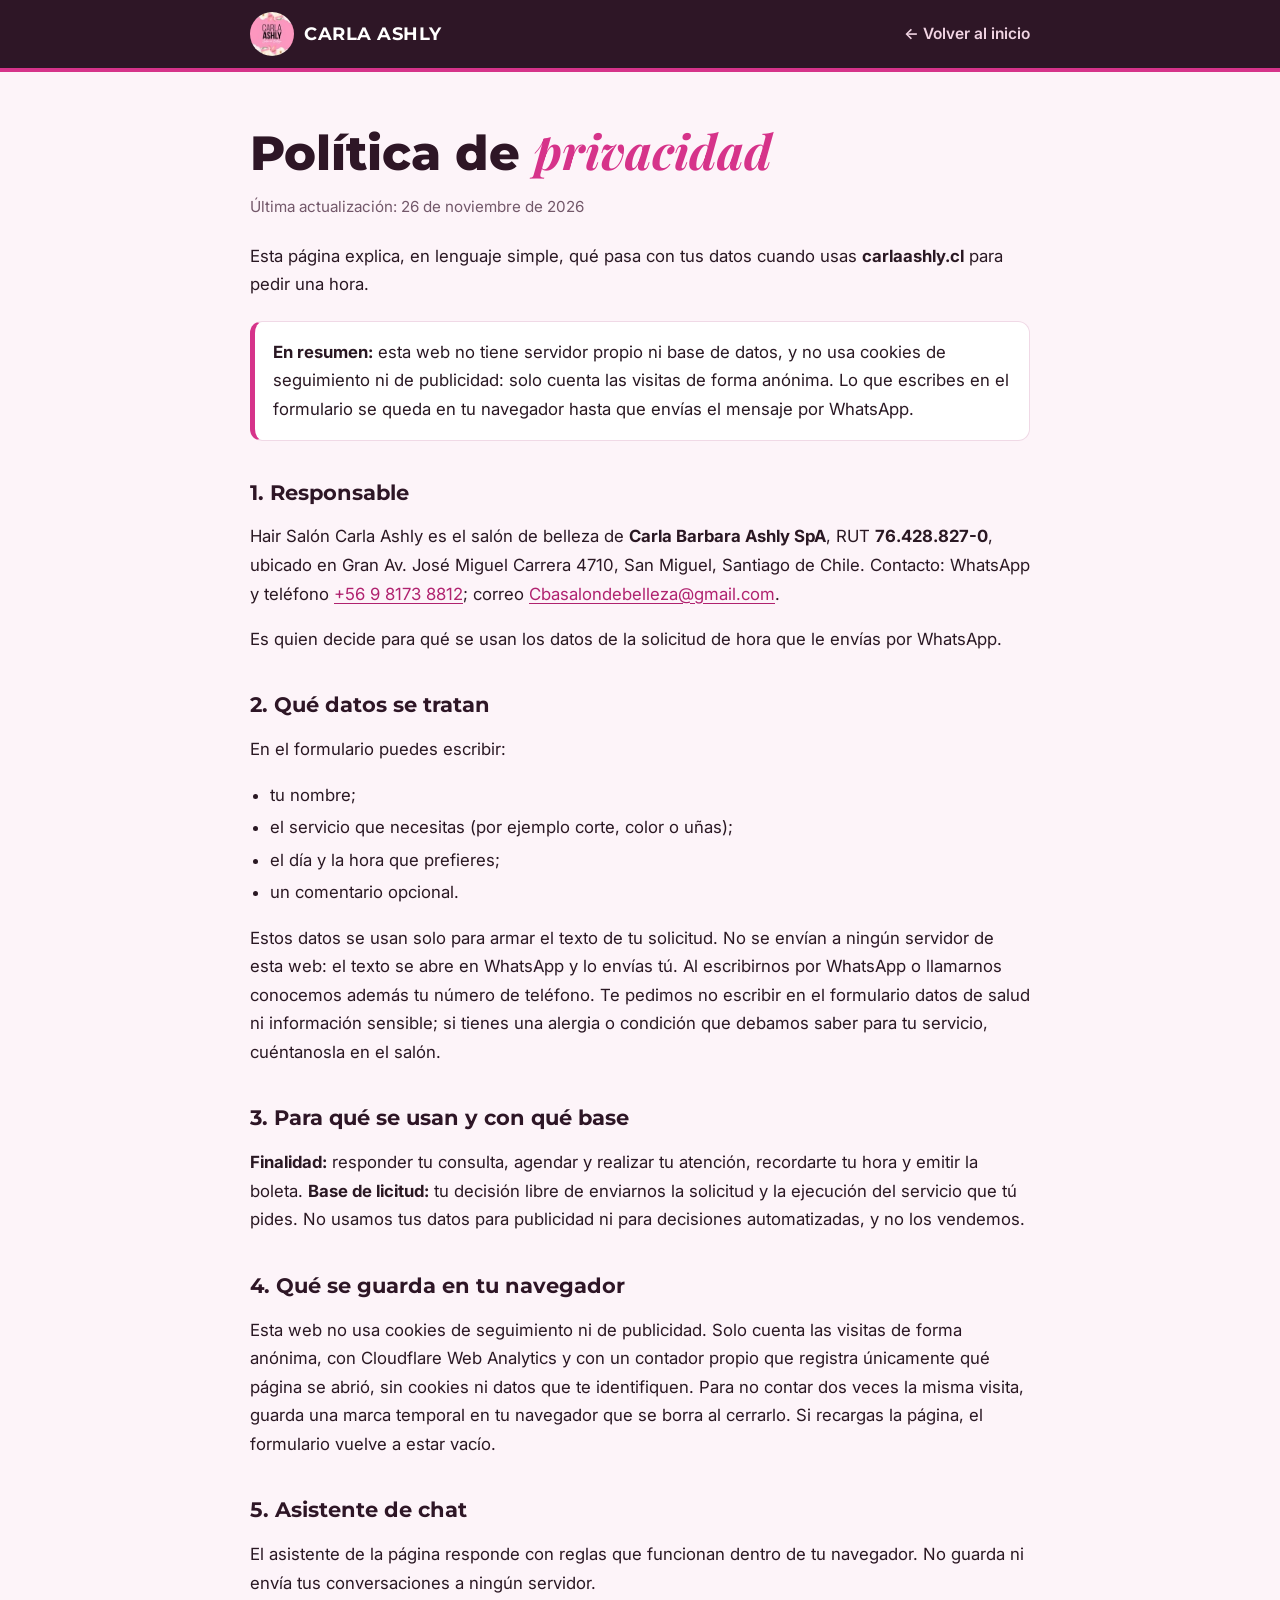
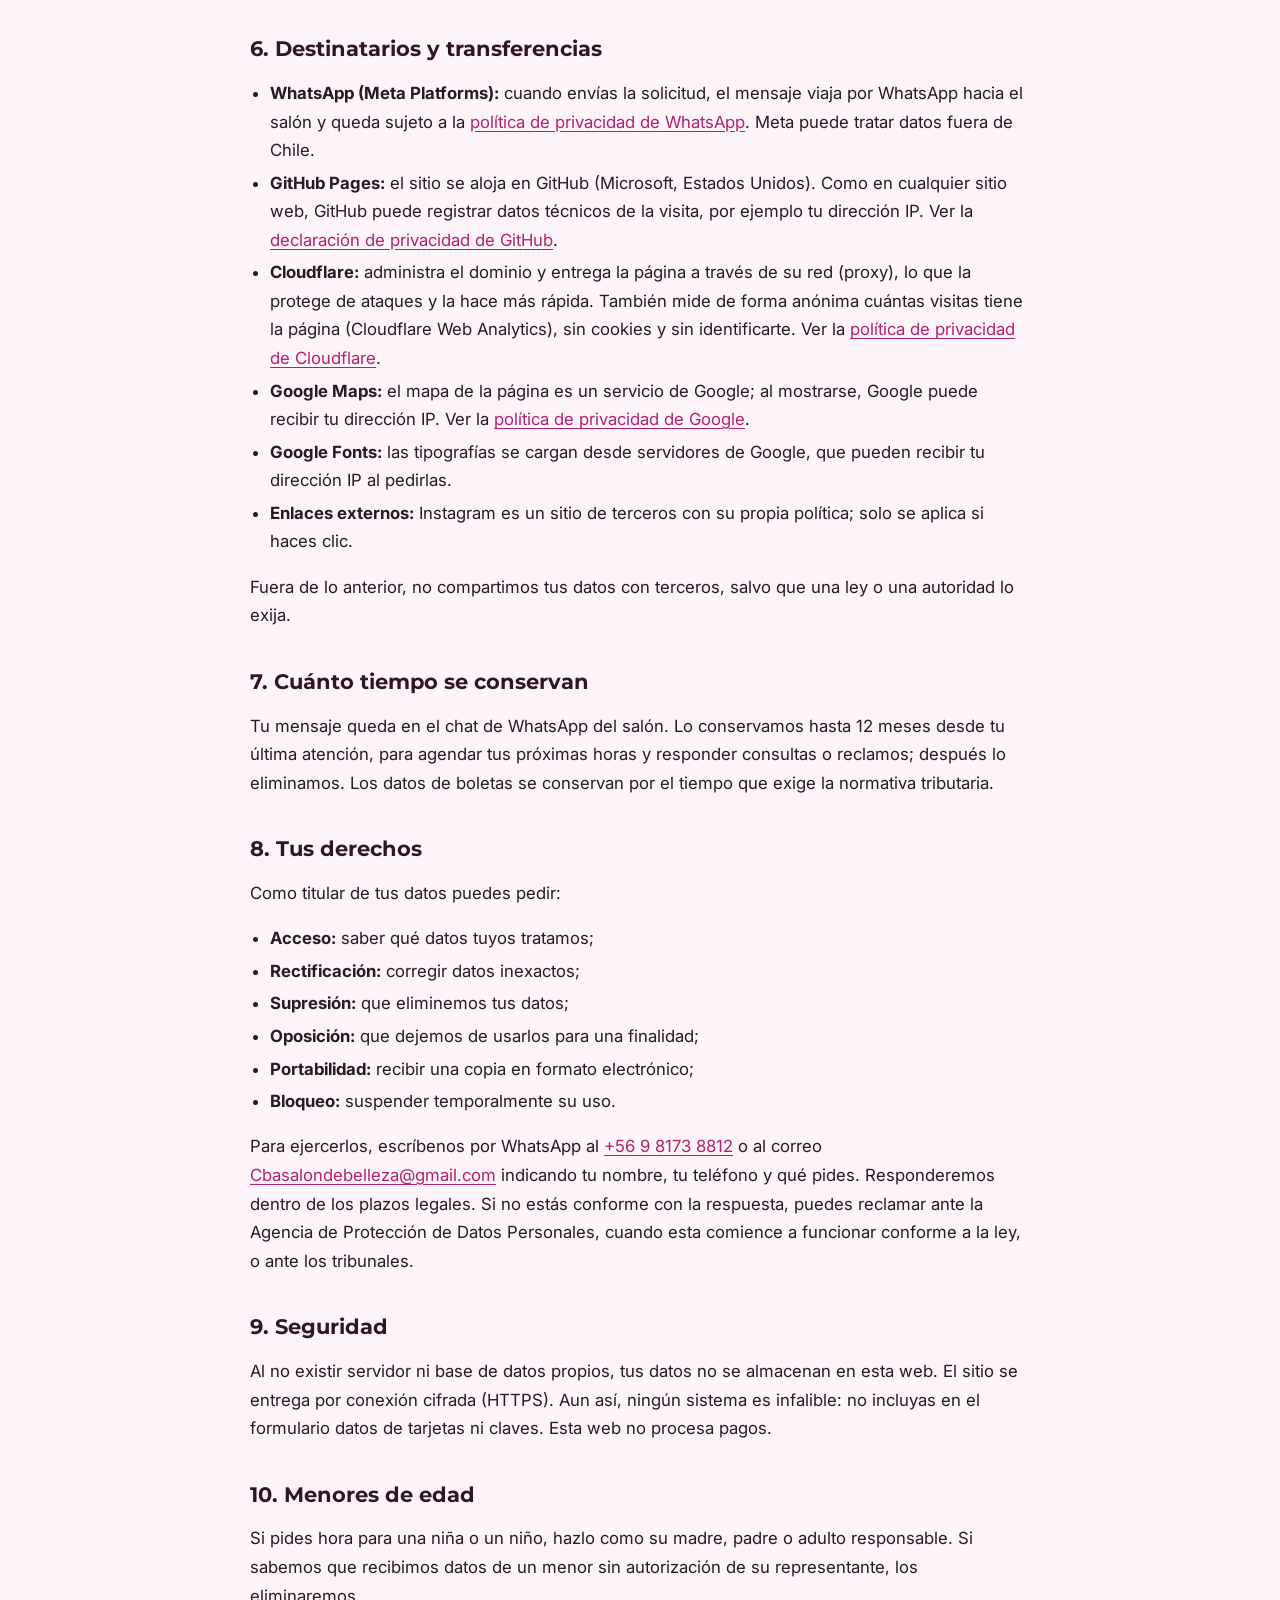
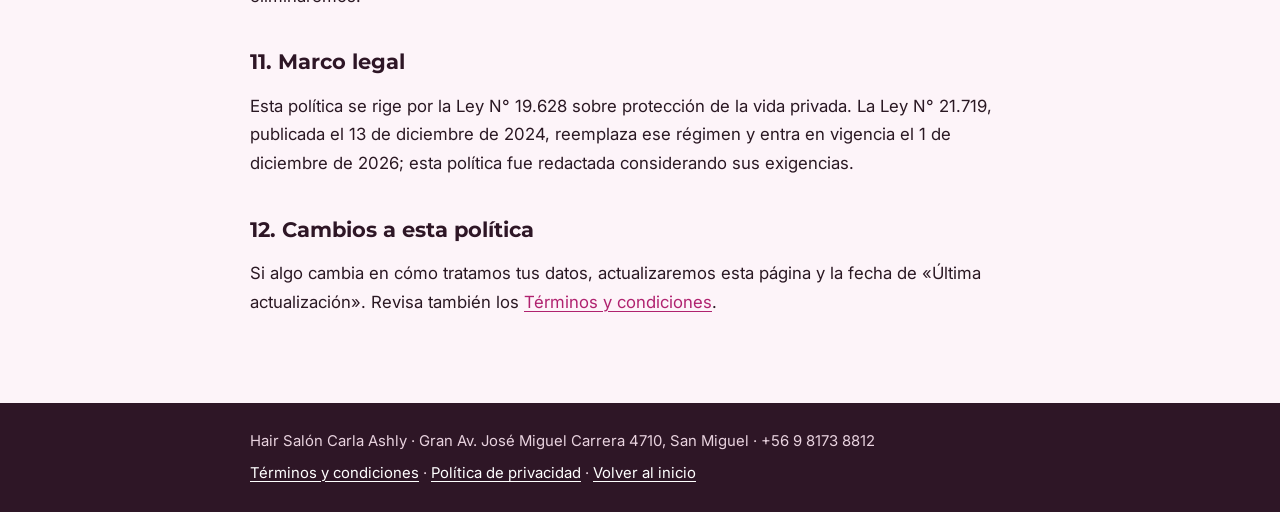
<file: privacidad.html>
<!doctype html>
<html lang="es-CL">
<head>
<meta charset="utf-8">
<meta name="viewport" content="width=device-width, initial-scale=1">
<title>Política de privacidad · Carla Ashly</title>
<meta name="description" content="Política de privacidad de carlaashly.cl: qué datos usa el formulario para pedir hora, qué pasa al enviarlo por WhatsApp y cómo ejercer tus derechos.">
<link rel="canonical" href="https://carlaashly.cl/privacidad.html">
<meta property="og:title" content="Política de privacidad · Carla Ashly">
<meta property="og:url" content="https://carlaashly.cl/privacidad.html">
<meta property="og:image" content="https://carlaashly.cl/assets/hero.jpg">
<link rel="icon" href="assets/icono.png">
<link rel="preconnect" href="https://fonts.googleapis.com"><link rel="preconnect" href="https://fonts.gstatic.com" crossorigin>
<link href="https://fonts.googleapis.com/css2?family=Montserrat:wght@700;800&family=Inter:wght@400;600;700&family=Playfair+Display:ital,wght@1,700&display=swap" rel="stylesheet">
<link rel="stylesheet" href="legal.css">
</head>
<body>
<a class="skip" href="#contenido">Saltar al contenido</a>
<header><div class="wrap nav">
  <a class="marca" href="./" aria-label="Carla Ashly, ir al inicio"><img src="assets/logo.jpg" alt="" width="44" height="44"><span>Carla Ashly</span></a>
  <a class="back" href="./">&larr; Volver al inicio</a>
</div></header>
<main id="contenido"><div class="wrap">
<h1>Política de <em>privacidad</em></h1>
<p class="upd">Última actualización: 26 de noviembre de 2026</p>
<p>Esta página explica, en lenguaje simple, qué pasa con tus datos cuando usas <strong>carlaashly.cl</strong> para pedir una hora.</p>
<div class="nota"><strong>En resumen:</strong> esta web no tiene servidor propio ni base de datos, y no usa cookies de seguimiento ni de publicidad: solo cuenta las visitas de forma anónima. Lo que escribes en el formulario se queda en tu navegador hasta que envías el mensaje por WhatsApp.</div>
<h2>1. Responsable</h2>
<p>Hair Salón Carla Ashly es el salón de belleza de <strong>Carla Barbara Ashly SpA</strong>, RUT <strong>76.428.827-0</strong>, ubicado en Gran Av. José Miguel Carrera 4710, San Miguel, Santiago de Chile. Contacto: WhatsApp y teléfono <a href="https://wa.me/56981738812" target="_blank" rel="noopener">+56 9 8173 8812</a>; correo <a href="mailto:Cbasalondebelleza@gmail.com">Cbasalondebelleza@gmail.com</a>.</p>
<p>Es quien decide para qué se usan los datos de la solicitud de hora que le envías por WhatsApp.</p>
<h2>2. Qué datos se tratan</h2>
<p>En el formulario puedes escribir:</p>
<ul><li>tu nombre;</li><li>el servicio que necesitas (por ejemplo corte, color o uñas);</li><li>el día y la hora que prefieres;</li><li>un comentario opcional.</li></ul>
<p>Estos datos se usan solo para armar el texto de tu solicitud. No se envían a ningún servidor de esta web: el texto se abre en WhatsApp y lo envías tú. Al escribirnos por WhatsApp o llamarnos conocemos además tu número de teléfono. Te pedimos no escribir en el formulario datos de salud ni información sensible; si tienes una alergia o condición que debamos saber para tu servicio, cuéntanosla en el salón.</p>
<h2>3. Para qué se usan y con qué base</h2>
<p><strong>Finalidad:</strong> responder tu consulta, agendar y realizar tu atención, recordarte tu hora y emitir la boleta. <strong>Base de licitud:</strong> tu decisión libre de enviarnos la solicitud y la ejecución del servicio que tú pides. No usamos tus datos para publicidad ni para decisiones automatizadas, y no los vendemos.</p>
<h2>4. Qué se guarda en tu navegador</h2>
<p>Esta web no usa cookies de seguimiento ni de publicidad. Solo cuenta las visitas de forma anónima, con Cloudflare Web Analytics y con un contador propio que registra únicamente qué página se abrió, sin cookies ni datos que te identifiquen. Para no contar dos veces la misma visita, guarda una marca temporal en tu navegador que se borra al cerrarlo. Si recargas la página, el formulario vuelve a estar vacío.</p>
<h2>5. Asistente de chat</h2>
<p>El asistente de la página responde con reglas que funcionan dentro de tu navegador. No guarda ni envía tus conversaciones a ningún servidor.</p>
<h2>6. Destinatarios y transferencias</h2>
<ul>
<li><strong>WhatsApp (Meta Platforms):</strong> cuando envías la solicitud, el mensaje viaja por WhatsApp hacia el salón y queda sujeto a la <a href="https://www.whatsapp.com/legal/privacy-policy" target="_blank" rel="noopener">política de privacidad de WhatsApp</a>. Meta puede tratar datos fuera de Chile.</li>
<li><strong>GitHub Pages:</strong> el sitio se aloja en GitHub (Microsoft, Estados Unidos). Como en cualquier sitio web, GitHub puede registrar datos técnicos de la visita, por ejemplo tu dirección IP. Ver la <a href="https://docs.github.com/es/site-policy/privacy-policies/github-general-privacy-statement" target="_blank" rel="noopener">declaración de privacidad de GitHub</a>.</li>
<li><strong>Cloudflare:</strong> administra el dominio y entrega la página a través de su red (proxy), lo que la protege de ataques y la hace más rápida. También mide de forma anónima cuántas visitas tiene la página (Cloudflare Web Analytics), sin cookies y sin identificarte. Ver la <a href="https://www.cloudflare.com/es-es/privacypolicy/" target="_blank" rel="noopener">política de privacidad de Cloudflare</a>.</li>
<li><strong>Google Maps:</strong> el mapa de la página es un servicio de Google; al mostrarse, Google puede recibir tu dirección IP. Ver la <a href="https://policies.google.com/privacy?hl=es" target="_blank" rel="noopener">política de privacidad de Google</a>.</li>
<li><strong>Google Fonts:</strong> las tipografías se cargan desde servidores de Google, que pueden recibir tu dirección IP al pedirlas.</li>
<li><strong>Enlaces externos:</strong> Instagram es un sitio de terceros con su propia política; solo se aplica si haces clic.</li>
</ul>
<p>Fuera de lo anterior, no compartimos tus datos con terceros, salvo que una ley o una autoridad lo exija.</p>
<h2>7. Cuánto tiempo se conservan</h2>
<p>Tu mensaje queda en el chat de WhatsApp del salón. Lo conservamos hasta 12 meses desde tu última atención, para agendar tus próximas horas y responder consultas o reclamos; después lo eliminamos. Los datos de boletas se conservan por el tiempo que exige la normativa tributaria.</p>
<h2>8. Tus derechos</h2>
<p>Como titular de tus datos puedes pedir:</p>
<ul><li><strong>Acceso:</strong> saber qué datos tuyos tratamos;</li><li><strong>Rectificación:</strong> corregir datos inexactos;</li><li><strong>Supresión:</strong> que eliminemos tus datos;</li><li><strong>Oposición:</strong> que dejemos de usarlos para una finalidad;</li><li><strong>Portabilidad:</strong> recibir una copia en formato electrónico;</li><li><strong>Bloqueo:</strong> suspender temporalmente su uso.</li></ul>
<p>Para ejercerlos, escríbenos por WhatsApp al <a href="https://wa.me/56981738812" target="_blank" rel="noopener">+56 9 8173 8812</a> o al correo <a href="mailto:Cbasalondebelleza@gmail.com">Cbasalondebelleza@gmail.com</a> indicando tu nombre, tu teléfono y qué pides. Responderemos dentro de los plazos legales. Si no estás conforme con la respuesta, puedes reclamar ante la Agencia de Protección de Datos Personales, cuando esta comience a funcionar conforme a la ley, o ante los tribunales.</p>
<h2>9. Seguridad</h2>
<p>Al no existir servidor ni base de datos propios, tus datos no se almacenan en esta web. El sitio se entrega por conexión cifrada (HTTPS). Aun así, ningún sistema es infalible: no incluyas en el formulario datos de tarjetas ni claves. Esta web no procesa pagos.</p>
<h2>10. Menores de edad</h2>
<p>Si pides hora para una niña o un niño, hazlo como su madre, padre o adulto responsable. Si sabemos que recibimos datos de un menor sin autorización de su representante, los eliminaremos.</p>
<h2>11. Marco legal</h2>
<p>Esta política se rige por la Ley N&deg; 19.628 sobre protección de la vida privada. La Ley N&deg; 21.719, publicada el 13 de diciembre de 2024, reemplaza ese régimen y entra en vigencia el 1 de diciembre de 2026; esta política fue redactada considerando sus exigencias.</p>
<h2>12. Cambios a esta política</h2>
<p>Si algo cambia en cómo tratamos tus datos, actualizaremos esta página y la fecha de «Última actualización». Revisa también los <a href="terminos.html">Términos y condiciones</a>.</p>

</div></main>
<footer><div class="wrap">
  <span>Hair Salón Carla Ashly &middot; Gran Av. José Miguel Carrera 4710, San Miguel &middot; +56 9 8173 8812</span>
  <span><a href="terminos.html">Términos y condiciones</a> &middot; <a href="privacidad.html">Política de privacidad</a> &middot; <a href="./">Volver al inicio</a></span>
</div></footer>
</body>
</html>
</file>
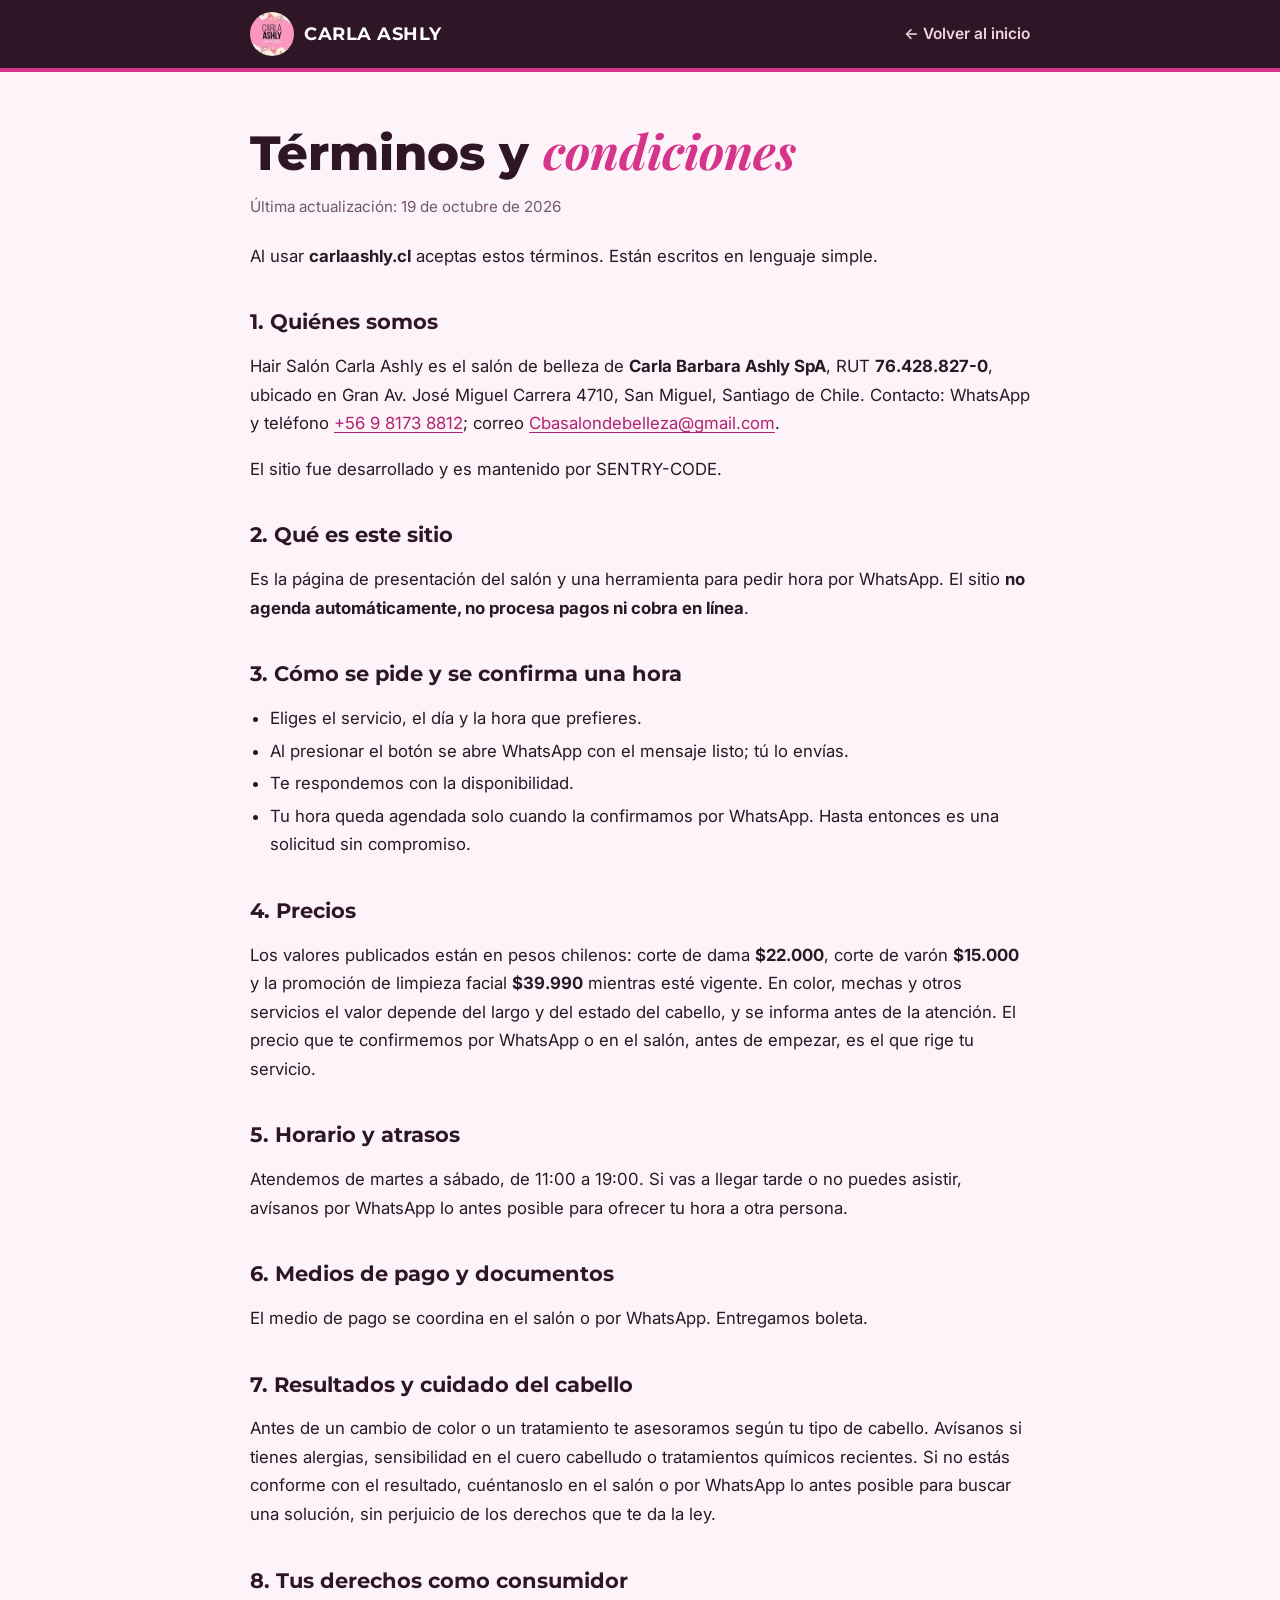
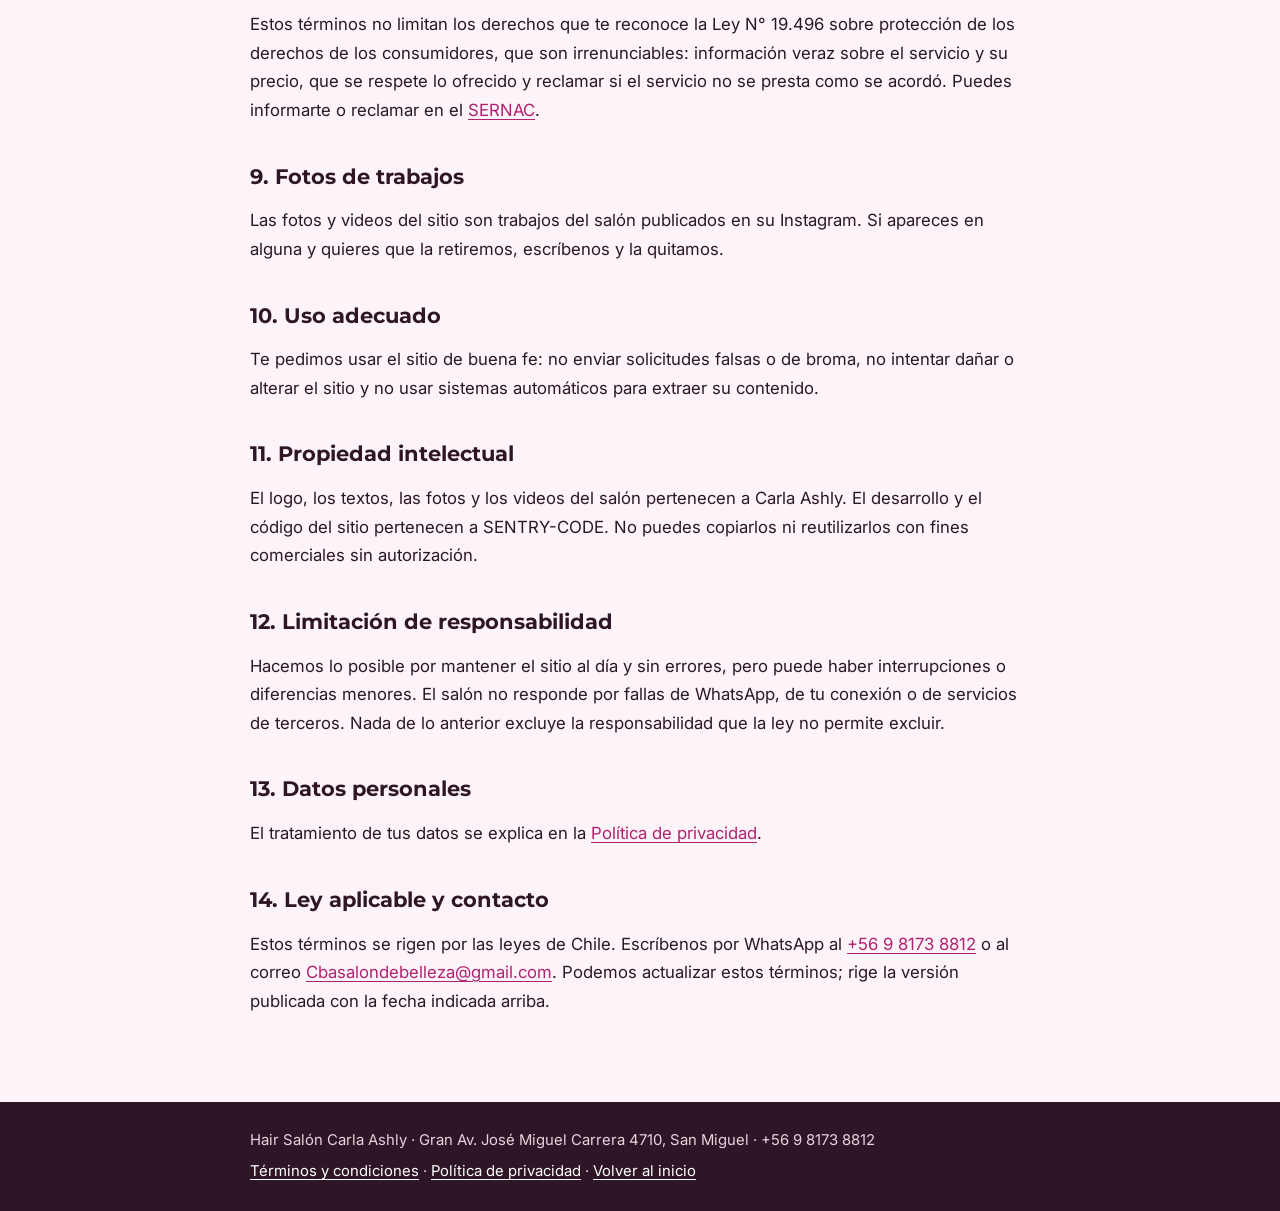
<file: terminos.html>
<!doctype html>
<html lang="es-CL">
<head>
<meta charset="utf-8">
<meta name="viewport" content="width=device-width, initial-scale=1">
<title>Términos y condiciones · Carla Ashly</title>
<meta name="description" content="Términos y condiciones de carlaashly.cl: cómo se pide y confirma una hora, precios, pagos y tus derechos como consumidor.">
<link rel="canonical" href="https://carlaashly.cl/terminos.html">
<meta property="og:title" content="Términos y condiciones · Carla Ashly">
<meta property="og:url" content="https://carlaashly.cl/terminos.html">
<meta property="og:image" content="https://carlaashly.cl/assets/hero.jpg">
<link rel="icon" href="assets/icono.png">
<link rel="preconnect" href="https://fonts.googleapis.com"><link rel="preconnect" href="https://fonts.gstatic.com" crossorigin>
<link href="https://fonts.googleapis.com/css2?family=Montserrat:wght@700;800&family=Inter:wght@400;600;700&family=Playfair+Display:ital,wght@1,700&display=swap" rel="stylesheet">
<link rel="stylesheet" href="legal.css">
</head>
<body>
<a class="skip" href="#contenido">Saltar al contenido</a>
<header><div class="wrap nav">
  <a class="marca" href="./" aria-label="Carla Ashly, ir al inicio"><img src="assets/logo.jpg" alt="" width="44" height="44"><span>Carla Ashly</span></a>
  <a class="back" href="./">&larr; Volver al inicio</a>
</div></header>
<main id="contenido"><div class="wrap">
<h1>Términos y <em>condiciones</em></h1>
<p class="upd">Última actualización: 19 de octubre de 2026</p>
<p>Al usar <strong>carlaashly.cl</strong> aceptas estos términos. Están escritos en lenguaje simple.</p>
<h2>1. Quiénes somos</h2>
<p>Hair Salón Carla Ashly es el salón de belleza de <strong>Carla Barbara Ashly SpA</strong>, RUT <strong>76.428.827-0</strong>, ubicado en Gran Av. José Miguel Carrera 4710, San Miguel, Santiago de Chile. Contacto: WhatsApp y teléfono <a href="https://wa.me/56981738812" target="_blank" rel="noopener">+56 9 8173 8812</a>; correo <a href="mailto:Cbasalondebelleza@gmail.com">Cbasalondebelleza@gmail.com</a>.</p>
<p>El sitio fue desarrollado y es mantenido por SENTRY-CODE.</p>
<h2>2. Qué es este sitio</h2>
<p>Es la página de presentación del salón y una herramienta para pedir hora por WhatsApp. El sitio <strong>no agenda automáticamente, no procesa pagos ni cobra en línea</strong>.</p>
<h2>3. Cómo se pide y se confirma una hora</h2>
<ul><li>Eliges el servicio, el día y la hora que prefieres.</li><li>Al presionar el botón se abre WhatsApp con el mensaje listo; tú lo envías.</li><li>Te respondemos con la disponibilidad.</li><li>Tu hora queda agendada solo cuando la confirmamos por WhatsApp. Hasta entonces es una solicitud sin compromiso.</li></ul>
<h2>4. Precios</h2>
<p>Los valores publicados están en pesos chilenos: corte de dama <strong>$22.000</strong>, corte de varón <strong>$15.000</strong> y la promoción de limpieza facial <strong>$39.990</strong> mientras esté vigente. En color, mechas y otros servicios el valor depende del largo y del estado del cabello, y se informa antes de la atención. El precio que te confirmemos por WhatsApp o en el salón, antes de empezar, es el que rige tu servicio.</p>
<h2>5. Horario y atrasos</h2>
<p>Atendemos de martes a sábado, de 11:00 a 19:00. Si vas a llegar tarde o no puedes asistir, avísanos por WhatsApp lo antes posible para ofrecer tu hora a otra persona.</p>
<h2>6. Medios de pago y documentos</h2>
<p>El medio de pago se coordina en el salón o por WhatsApp. Entregamos boleta.</p>
<h2>7. Resultados y cuidado del cabello</h2>
<p>Antes de un cambio de color o un tratamiento te asesoramos según tu tipo de cabello. Avísanos si tienes alergias, sensibilidad en el cuero cabelludo o tratamientos químicos recientes. Si no estás conforme con el resultado, cuéntanoslo en el salón o por WhatsApp lo antes posible para buscar una solución, sin perjuicio de los derechos que te da la ley.</p>
<h2>8. Tus derechos como consumidor</h2>
<p>Estos términos no limitan los derechos que te reconoce la Ley N&deg; 19.496 sobre protección de los derechos de los consumidores, que son irrenunciables: información veraz sobre el servicio y su precio, que se respete lo ofrecido y reclamar si el servicio no se presta como se acordó. Puedes informarte o reclamar en el <a href="https://www.sernac.cl" target="_blank" rel="noopener">SERNAC</a>.</p>
<h2>9. Fotos de trabajos</h2>
<p>Las fotos y videos del sitio son trabajos del salón publicados en su Instagram. Si apareces en alguna y quieres que la retiremos, escríbenos y la quitamos.</p>
<h2>10. Uso adecuado</h2>
<p>Te pedimos usar el sitio de buena fe: no enviar solicitudes falsas o de broma, no intentar dañar o alterar el sitio y no usar sistemas automáticos para extraer su contenido.</p>
<h2>11. Propiedad intelectual</h2>
<p>El logo, los textos, las fotos y los videos del salón pertenecen a Carla Ashly. El desarrollo y el código del sitio pertenecen a SENTRY-CODE. No puedes copiarlos ni reutilizarlos con fines comerciales sin autorización.</p>
<h2>12. Limitación de responsabilidad</h2>
<p>Hacemos lo posible por mantener el sitio al día y sin errores, pero puede haber interrupciones o diferencias menores. El salón no responde por fallas de WhatsApp, de tu conexión o de servicios de terceros. Nada de lo anterior excluye la responsabilidad que la ley no permite excluir.</p>
<h2>13. Datos personales</h2>
<p>El tratamiento de tus datos se explica en la <a href="privacidad.html">Política de privacidad</a>.</p>
<h2>14. Ley aplicable y contacto</h2>
<p>Estos términos se rigen por las leyes de Chile. Escríbenos por WhatsApp al <a href="https://wa.me/56981738812" target="_blank" rel="noopener">+56 9 8173 8812</a> o al correo <a href="mailto:Cbasalondebelleza@gmail.com">Cbasalondebelleza@gmail.com</a>. Podemos actualizar estos términos; rige la versión publicada con la fecha indicada arriba.</p>

</div></main>
<footer><div class="wrap">
  <span>Hair Salón Carla Ashly &middot; Gran Av. José Miguel Carrera 4710, San Miguel &middot; +56 9 8173 8812</span>
  <span><a href="terminos.html">Términos y condiciones</a> &middot; <a href="privacidad.html">Política de privacidad</a> &middot; <a href="./">Volver al inicio</a></span>
</div></footer>
</body>
</html>
</file>
<file: asistente.css>
/* Asistente de reservas — hereda los colores y la tipografía de la página (--bg, --surface, --text, --muted, --accent, --line, --font) */
.asis{--asis-ink:var(--asis-tone,color-mix(in srgb,var(--accent) 62%,#1a1208));position:fixed;right:18px;bottom:82px;z-index:61;width:min(390px,calc(100vw - 24px));max-height:min(580px,calc(100dvh - 106px));display:flex;flex-direction:column;background:var(--bg);color:var(--text);font-family:var(--font);border:1px solid var(--line);border-radius:var(--asis-radius,10px);box-shadow:0 2px 6px rgba(0,0,0,.06),0 22px 48px -12px rgba(0,0,0,.28);opacity:0;transform:translateY(14px) scale(.98);transform-origin:bottom right}
.asis[hidden]{display:none}
@media (prefers-reduced-motion:no-preference){.asis{transition:opacity .28s cubic-bezier(.16,1,.3,1),transform .28s cubic-bezier(.16,1,.3,1)}}
.asis.is-open{opacity:1;transform:none}
.asis ::selection{background:color-mix(in srgb,var(--accent) 30%,transparent)}
.asis-head{display:flex;justify-content:space-between;align-items:flex-start;gap:12px;padding:16px 16px 13px 20px;border-bottom:1px solid var(--line)}
.asis-head strong{display:block;font-family:var(--display,var(--font));font-weight:600;font-size:1.2rem;line-height:1.4}
.asis-head span{display:block;margin-top:3px;font-size:.78rem;line-height:1.4;color:var(--muted)}
.asis-x{flex:none;width:44px;height:44px;display:grid;place-items:center;background:none;border:0;border-radius:50%;color:var(--muted);cursor:pointer}
.asis-x:hover{background:var(--surface);color:var(--text)}
.asis-x svg,.asis-form svg{width:18px;height:18px;fill:none;stroke:currentColor;stroke-width:1.8;stroke-linecap:round;stroke-linejoin:round}
.asis-log{flex:1 1 auto;min-height:120px;overflow-y:auto;padding:18px 20px 6px;scrollbar-width:thin;scrollbar-color:var(--line) transparent}
.asis-log p{margin:0 0 12px;font-size:.98rem;line-height:1.5}
.asis-log .a{max-width:34ch}
.asis-log .asis-dots{color:var(--muted);letter-spacing:.3em}
.asis-log .me{margin-left:auto;width:fit-content;max-width:88%;text-align:right;font-style:italic;color:var(--asis-ink);border-bottom:1px solid var(--accent);padding-bottom:2px}
.asis-log .quote{padding:12px 14px;background:var(--surface);border:1px solid var(--line);border-radius:var(--asis-radius,6px);font-size:.92rem;color:var(--text)}
.asis-opts{display:flex;flex-wrap:wrap;gap:8px;padding:4px 20px 14px}
.asis-opts:empty{display:none}
.asis-chip{font:inherit;font-size:.92rem;line-height:1.4;min-height:44px;display:inline-flex;align-items:center;padding:9px 15px;background:transparent;color:var(--asis-ink);border:1px solid var(--accent);border-radius:var(--asis-radius,6px);cursor:pointer;text-decoration:none;transition:background .15s ease,color .15s ease}
.asis-chip:hover{background:color-mix(in srgb,var(--accent) 14%,transparent)}
.asis-chip.is-primary{background:var(--asis-ink);border-color:var(--asis-ink);color:var(--asis-on,#fff);font-weight:600}
.asis-chip.is-primary:hover{filter:brightness(1.12);background:var(--asis-ink)}
.asis-form{display:flex;gap:8px;padding:12px 14px 14px 20px;border-top:1px solid var(--line)}
.asis-form input{flex:1;min-width:0;font:inherit;font-size:16px;color:var(--text);background:transparent;border:0;border-bottom:1px solid var(--line);padding:8px 2px;border-radius:0;caret-color:var(--accent)}
.asis-form input::placeholder{color:var(--muted)}
.asis-form input:focus{outline:none;border-bottom-color:var(--accent)}
.asis-form button{flex:none;width:44px;height:44px;display:grid;place-items:center;background:var(--asis-ink);color:var(--asis-on,#fff);border:0;border-radius:50%;cursor:pointer}
.asis-form button:hover{filter:brightness(1.12)}
.asis :focus-visible,.fab:focus-visible{outline:2px solid var(--asis-ink,var(--accent));outline-offset:2px}
.asis-sr{position:absolute;width:1px;height:1px;overflow:hidden;clip:rect(0 0 0 0);white-space:nowrap}
@media (max-width:560px){.asis{right:10px;left:10px;width:auto;bottom:78px}.fab .fab-txt{display:inline}}
.asis-direct{display:inline-flex;align-items:center;min-height:32px;margin-top:2px;font-size:.82rem;color:var(--asis-ink);text-decoration:underline;text-underline-offset:3px}
</file>
<file: legal.css>
*,*::before,*::after{box-sizing:border-box}
:root{--pri:#d6338a;--pri2:#b0226f;--osc:#2e1626;--bg:#fdf4f9;--text:#2a1823;--muted:#73586a;--line:#f0d9e6}
html{-webkit-text-size-adjust:100%}
body{margin:0;background:var(--bg);color:var(--text);font:400 1.05rem/1.7 "Inter",system-ui,-apple-system,"Segoe UI",sans-serif;overflow-wrap:anywhere}
a{color:var(--pri2);text-underline-offset:3px}a:hover{color:var(--osc)}
a:focus-visible{outline:3px solid var(--pri);outline-offset:3px}
.wrap{width:min(780px,100% - 40px);margin-inline:auto}
.skip{position:absolute;left:-999px;top:0;background:#fff;color:var(--osc);padding:10px 14px;z-index:99}.skip:focus{left:8px;top:8px}
header{background:var(--osc);border-bottom:4px solid var(--pri)}
.nav{display:flex;align-items:center;justify-content:space-between;gap:14px;min-height:68px}
.marca{display:flex;align-items:center;gap:10px;color:#fff;text-decoration:none;font:700 1.1rem/1 "Montserrat","Arial Black",sans-serif;text-transform:uppercase;letter-spacing:.5px}
.marca img{width:44px;height:44px;border-radius:50%;object-fit:cover}
.back{color:#f1d4e3;font-weight:600;text-decoration:none;padding:12px 0;font-size:.97rem}.back:hover{color:#fff}
main{padding:46px 0 70px}
h1{font:800 clamp(2rem,7vw,3rem)/1.05 "Montserrat","Arial Black",sans-serif;margin:0 0 12px;color:var(--osc)}
h1 em{font:italic 700 1em "Playfair Display",Georgia,serif;color:var(--pri)}
h2{font:700 1.3rem/1.3 "Montserrat",sans-serif;color:var(--osc);margin:38px 0 10px}
.upd{color:var(--muted);font-size:.95rem;margin:0 0 22px}
.nota{background:#fff;border:1px solid var(--line);border-left:5px solid var(--pri);border-radius:12px;padding:16px 18px;margin:22px 0}
ul{padding-left:1.2em}li{margin:4px 0}
footer{background:var(--osc);color:#e9d3df;padding:26px 0;font-size:.93rem}footer a{color:#fff}
footer .wrap{display:flex;flex-direction:column;gap:6px}
</file>
